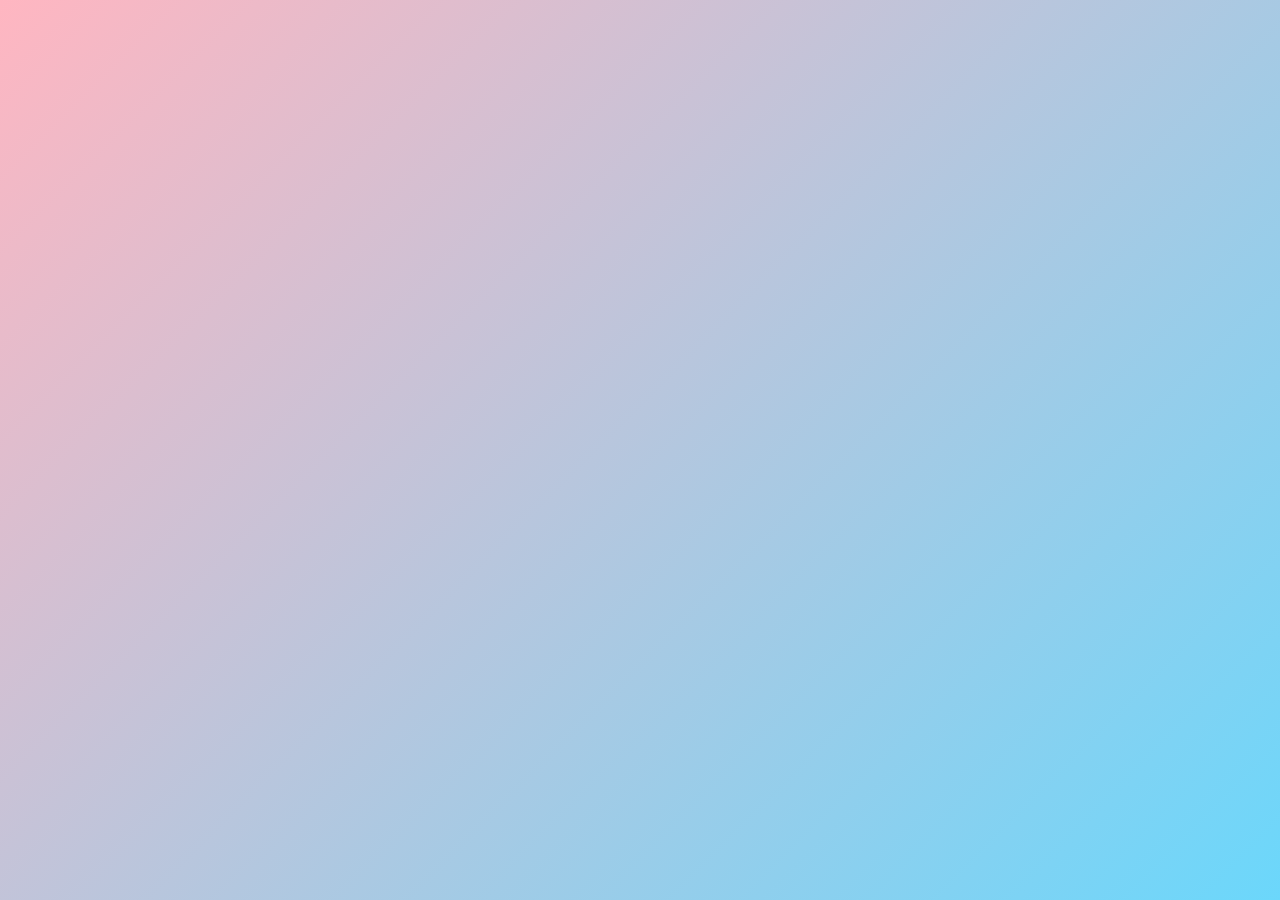
<file: index.html>
<!DOCTYPE html>
<html lang="en">
<head>
  <meta charset="UTF-8">
  <meta name="viewport" content="width=device-width, initial-scale=1.0">
  <title>Welcome to RoutineRise</title>
<style>
body {
  margin: 0;
  padding: 0;
  box-sizing: border-box;
  font-family: 'Poppins', sans-serif;
  background: linear-gradient(135deg, #FFB6C1, #6bd7fb);
  height: 100vh;
  display: flex;
  justify-content: center;
  align-items: center;
  text-align: center;
  opacity: 0;
  animation: fadeIn 3s forwards;
}

@keyframes fadeIn {
  to {
    opacity: 1;
  }
}

.splash-screen {
  position: fixed;
  top: 0;
  left: 0;
  width: 100%;
  height: 100vh;
  background: #FFB6C1;
  display: flex;
  justify-content: center;
  align-items: center;
  z-index: 1000;
  animation: zoomOut 2s forwards;
}

.splash-screen h1 {
  font-size: 2rem;
  font-family: 'Poppins', sans-serif;
  color: #6f0372;
}

@keyframes zoomOut {
  to {
    transform: scale(0);
    opacity: 0;
  }
}

.main-content {
  display: none;
  text-align: center;
  font-family: 'Poppins', sans-serif;
  background: linear-gradient(135deg, #FFB6C1, #6bd7fb);
  height: 100vh;
  display: flex;
  justify-content: center;
  align-items: center;
  text-align: center;
  opacity: 0;
  animation: fadeIn 3s forwards;
}

@keyframes fadeIn {
  to {
    opacity: 1;
  }
}

.logo-container h1 {
  font-size: 100px;
  font-weight: 700;
  color: #088bb6;
  margin-bottom: 150px;
}

.R {
  color: #f15a71;
}

.tagline p {
  font-size: 20px;
  color: #003366;
  margin-top: 20px;
  font-weight: bold;
  opacity: 0;
  animation: fadeInTagline 2s forwards 2s;
}

@keyframes fadeInTagline {
  to {
    opacity: 1;
  }
}
</style>
</head>
<body>
  
    <div class="logo-container">
        <h1>
            <span class="R">R</span>outine<span class="R">R</span>ise
        </h1>
    </div>
    <div class="tagline">
        <p>Your Journey to Productivity Starts Here!</p>
    </div>
    <script>
      window.addEventListener('load', () => {
  const splashScreen = document.querySelector('.splash-screen');
  const mainContent = document.querySelector('.main-content');

  setTimeout(() => {
    splashScreen.style.display = 'none';
    mainContent.style.display = 'flex';
  }, 2000);

  setTimeout(() => {
    window.location.href = 'main.html'; 
  }, 6000); 
});

    </script>
</body>
</html>
</file>
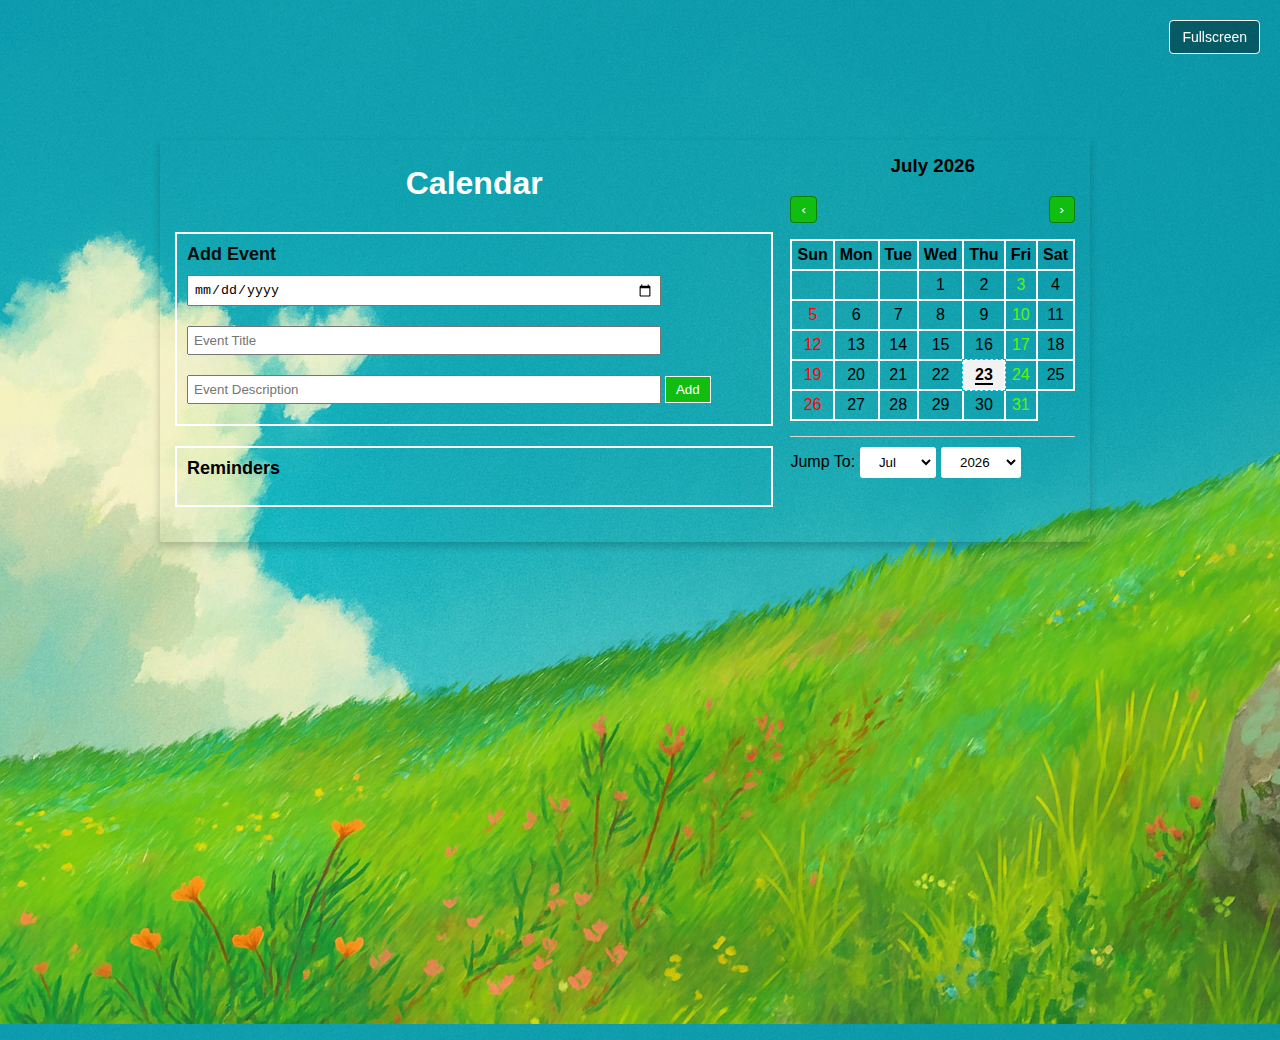
<file: calendar.html>
<!DOCTYPE html>
<html lang="en">

<head>
	<meta charset="UTF-8">
	<meta name="viewport"
		content="width=device-width, 
				initial-scale=1.0">
	<link rel="stylesheet" href="./calendar.css">
	<title>Calendar</title>
</head>

<body>
	<div class="wrapper">
		<div class="container-calendar">
			<div id="left">
				<h1>Calendar</h1>
				<div id="event-section">
					<h3>Add Event</h3>
					<input type="date" id="eventDate">
					<input type="text"
						id="eventTitle"
						placeholder="Event Title">
					<input type="text"
						id="eventDescription"
						placeholder="Event Description">
					<button id="addEvent" onclick="addEvent()">
						Add
					</button>
				</div>
				<div id="reminder-section">
					<h3>Reminders</h3>
					<ul id="reminderList">
						<li data-event-id="1">
							<strong>Event Title</strong>
							- Event Description on Event Date
							<button class="delete-event"
								onclick="deleteEvent(1)">
								Delete
							</button>
						</li>
					</ul>
				</div>
			</div>
			<div id="right">
				<h3 id="monthAndYear"></h3>
				<div class="button-container-calendar">
					<button id="previous"
							onclick="previous()">
						‹
					</button>
					<button id="next"
							onclick="next()">
						›
					</button>
				</div>
				<table class="table-calendar"
					id="calendar"
					data-lang="en">
					<thead id="thead-month"></thead>
					<tbody id="calendar-body"></tbody>
				</table>
				<div class="footer-container-calendar">
					<label for="month">Jump To: </label>
					<select id="month" onchange="jump()">
						<option value=0>Jan</option>
						<option value=1>Feb</option>
						<option value=2>Mar</option>
						<option value=3>Apr</option>
						<option value=4>May</option>
						<option value=5>Jun</option>
						<option value=6>Jul</option>
						<option value=7>Aug</option>
						<option value=8>Sep</option>
						<option value=9>Oct</option>
						<option value=10>Nov</option>
						<option value=11>Dec</option>
					</select>
					<select id="year" onchange="jump()"></select>
				</div>
			</div>
		</div>
	</div>
	  <button class="fullscreen-btn" id="fsBtn">Fullscreen</button>

	<script src="./calendar.js"></script>
</body>

</html>
</file>
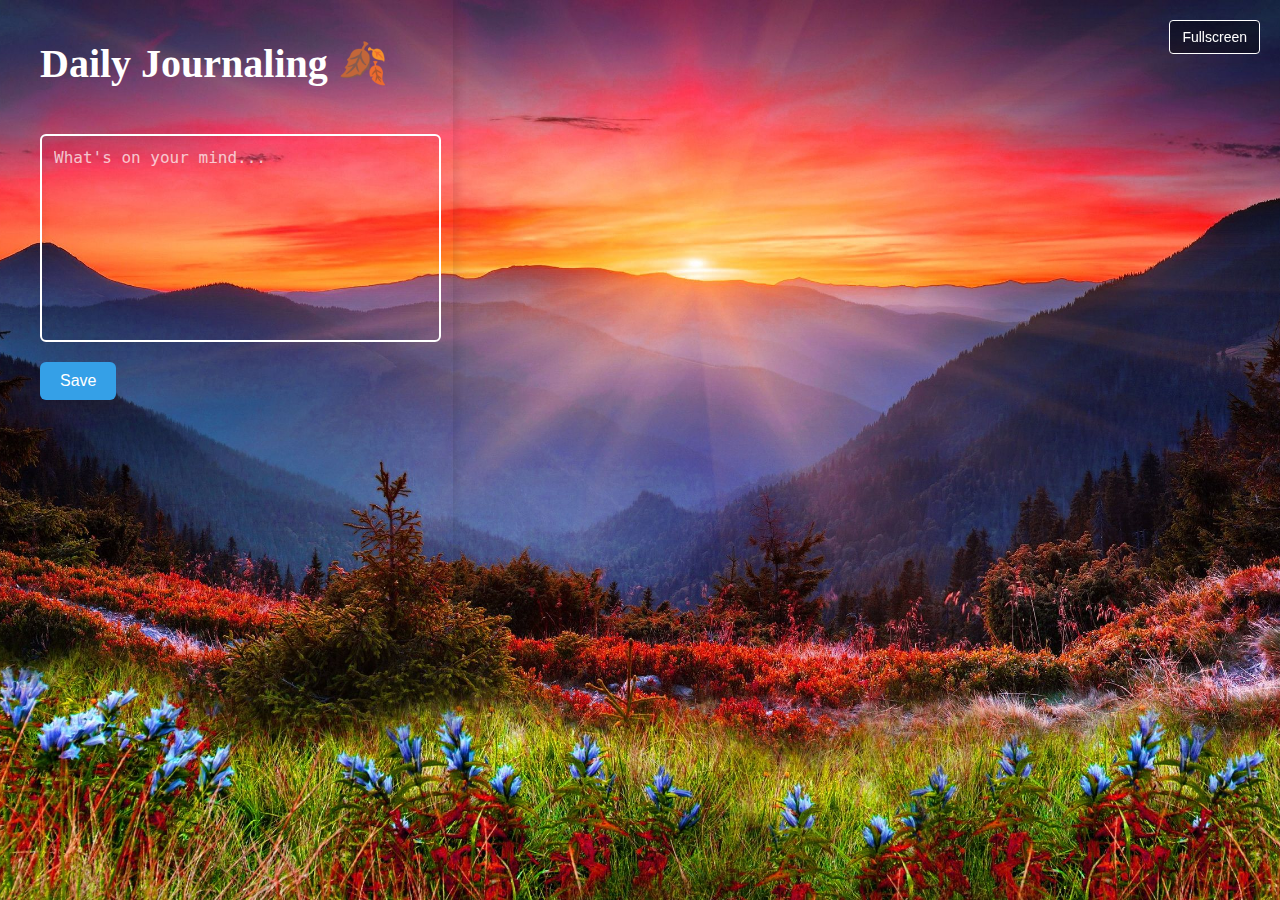
<file: daily-journal.html>
<!DOCTYPE html>
<html lang="en">
<head>
  <meta charset="UTF-8" />
  <meta name="viewport" content="width=device-width, initial-scale=1.0" />
  <title>Journaling</title>
  <style>
    body {
      margin: 0;
      font-family: "Georgia", serif;
      display: flex;
      height: 100vh;
      background: url("journal background.png") no-repeat center center fixed;
      background-size: cover;
      background-position: bottom top;
    }

    .left {
      flex: 1;
      padding: 40px;
      background: transparent;
      box-shadow: 4px 0 10px rgba(0, 0, 0, 0.1);
      display: flex;
      flex-direction: column;
      justify-content: flex-start;
      align-items: flex-start;
    }

    h1 {
      margin-top: 0;
      color: white;
      font-size: 40px;
    }

    textarea {
      width: 100%;
      height: 180px;
      margin: 20px 0;
      padding: 12px;
      font-size: 16px;
      border: 2px solid white;
      border-radius: 6px;
      resize: none;
      background: transparent;
      box-shadow: inset 2px 2px 6px rgba(0, 0, 0, 0.05);
      color: white;
      transition: all 0.3s ease;
      z-index: 1;
    }

    textarea.popup {
      position: fixed;
      top: 50%;
      left: 50%;
      transform: translate(-50%, -50%);
      width: 70%;
      height: 300px;
      background: rgba(0, 0, 0, 0.5);
      border: 2px solid white;
      z-index: 999;
    }

    textarea::placeholder {
      color: white;
      opacity: 0.7;
    }

    button {
      padding: 10px 20px;
      background: #35a0e7;
      color: white;
      font-size: 16px;
      border: none;
      border-radius: 6px;
      cursor: pointer;
      transition: 0.3s;
    }

    button:hover {
      background: #2ca0ed;
    }

    .right {
      flex: 2;
      padding: 40px;
      overflow-y: auto;
      display: flex;
      flex-wrap: wrap;
      gap: 20px;
      justify-content: center;
      align-items: flex-start;
    }

    .entry {
      background: transparent;
      width: 500px;
      height: 280px;
      padding: 20px;
      border-radius: 8px;
      box-shadow: 0 4px 20px rgba(0, 0, 0, 0.15);
      text-align: left;
      display: flex;
      flex-direction: column;
      justify-content: flex-start;
    }

    .date {
      display: flex;
      justify-content: space-between;
      align-items: center;
      font-size: 14px;
      font-weight: bold;
      color: white;
      margin-bottom: 12px;
      border-bottom: 1px solid #ddd;
      padding-bottom: 6px;
    }

    .delete-btn {
      background: transparent;
      border: none;
      color: white;
      font-size: 14px;
      cursor: pointer;
      font-weight: bold;
      transition: 0.2s;
    }

    .delete-btn:hover {
      color: white;
    }

    .content {
      font-size: 15px;
      color: white;
      line-height: 1.4;
      white-space: pre-wrap;
      word-break: break-word;
      overflow: hidden;
      text-overflow: ellipsis;
      max-width: 100%;
      max-height: 100%;
      display: block;
    }

    .fullscreen-btn {
      position: fixed;
      top: 20px;
      right: 20px;
      padding: 8px 12px;
      background: rgba(0, 0, 0, 0.4);
      border: 1px solid white;
      border-radius: 4px;
      color: white;
      cursor: pointer;
      font-size: 14px;
      z-index: 1000;
      transition: background 0.3s;
    }

    .fullscreen-btn:hover {
      background: rgba(0, 0, 0, 0.6);
    }
  </style>
</head>
<body>
  <div class="left">
    <h1>Daily Journaling 🍂</h1>
    <textarea id="journalInput" placeholder="What's on your mind..."></textarea>
    <button onclick="saveEntry()">Save</button>
  </div>

  <div class="right" id="entries"></div>

  <button class="fullscreen-btn" id="fsBtn">Fullscreen</button>

  <script>
    function saveEntry() {
      let text = document.getElementById("journalInput").value.trim();
      if (text === "") {
        alert("Please write something before saving!");
        return;
      }

      let today = new Date();
      let dateStr = today.toLocaleDateString("en-GB", {
        day: "2-digit",
        month: "2-digit",
        year: "numeric"
      });

      let entryDiv = document.createElement("div");
      entryDiv.classList.add("entry");

      let dateDiv = document.createElement("div");
      dateDiv.classList.add("date");

      let dateText = document.createElement("span");
      dateText.textContent = "Date: " + dateStr;

      let deleteBtn = document.createElement("button");
      deleteBtn.textContent = "Delete";
      deleteBtn.classList.add("delete-btn");
      deleteBtn.onclick = () => entryDiv.remove();

      dateDiv.appendChild(dateText);
      dateDiv.appendChild(deleteBtn);

      let contentDiv = document.createElement("div");
      contentDiv.classList.add("content");
      contentDiv.textContent = text;

      entryDiv.appendChild(dateDiv);
      entryDiv.appendChild(contentDiv);

      document.getElementById("entries").prepend(entryDiv);

      document.getElementById("journalInput").value = "";
    }

    let textarea = document.getElementById("journalInput");
    textarea.addEventListener("focus", () => {
      textarea.classList.add("popup");
    });
    textarea.addEventListener("blur", () => {
      textarea.classList.remove("popup");
    });

    const fsBtn = document.getElementById("fsBtn");

    fsBtn.addEventListener("click", () => {
      if (!document.fullscreenElement && !document.webkitFullscreenElement && !document.msFullscreenElement) {
        if (document.documentElement.requestFullscreen) {
          document.documentElement.requestFullscreen();
        } else if (document.documentElement.webkitRequestFullscreen) {
          document.documentElement.webkitRequestFullscreen();
        } else if (document.documentElement.msRequestFullscreen) {
          document.documentElement.msRequestFullscreen();
        }
        fsBtn.textContent = "Exit";
      } else {
        if (document.exitFullscreen) {
          document.exitFullscreen();
        } else if (document.webkitExitFullscreen) {
          document.webkitExitFullscreen();
        } else if (document.msExitFullscreen) {
          document.msExitFullscreen();
        }
        fsBtn.textContent = "Fullscreen";
      }
    });

    document.addEventListener("fullscreenchange", () => {
      if (document.fullscreenElement) {
        fsBtn.textContent = "Exit";
      } else {
        fsBtn.textContent = "Fullscreen";
      }
    });
    document.addEventListener("webkitfullscreenchange", () => {
      if (document.webkitFullscreenElement) {
        fsBtn.textContent = "Exit";
      } else {
        fsBtn.textContent = "Fullscreen";
      }
    });
    document.addEventListener("msfullscreenchange", () => {
      if (document.msFullscreenElement) {
        fsBtn.textContent = "Exit";
      } else {
        fsBtn.textContent = "Fullscreen";
      }
    });
  </script>
</body>
</html>
</file>
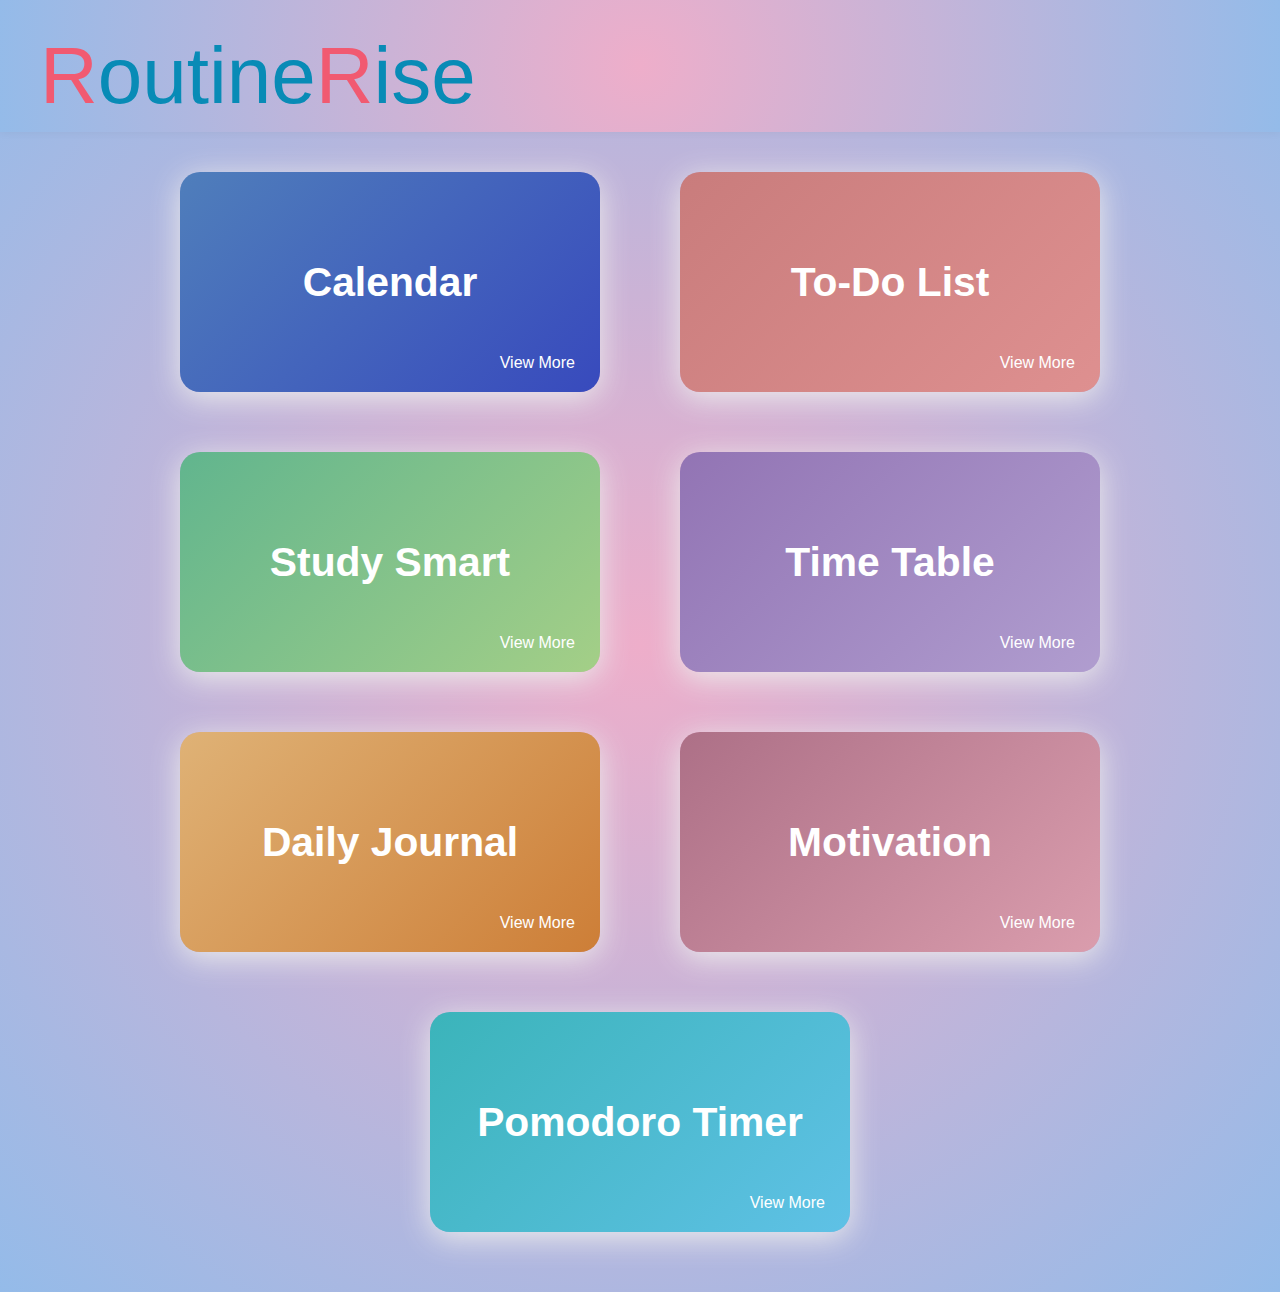
<file: main.html>
<!DOCTYPE html>
<html lang="en">
<head>
  <meta charset="UTF-8">
  <meta name="viewport" content="width=device-width, initial-scale=1.0">
  <title>RoutineRise Dashboard</title>
  <style>
    body {
      margin: 0;
      font-family: 'Segoe UI', Arial, sans-serif;
      background: #EEAECA;
      background: radial-gradient(circle, rgba(238, 174, 202, 1) 0%, rgba(148, 187, 233, 1) 100%);
    }
    .container {
      display: flex;
      justify-content: space-between;
      align-items: center;
      padding: 30px 40px 10px 40px;
      background: #EEAECA;
      background: radial-gradient(circle, rgba(238, 174, 202, 1) 0%, rgba(148, 187, 233, 1) 100%);
      box-shadow: 0 2px 8px rgba(0,0,0,0.04);
    }
    .logo {
      font-size: 2rem;
      font-weight: 700;
      color: #38aa7c;
    }
    .profile-menu {
      position: relative;
    }
    #profileBtn {
      background: #eee;
      border: none;
      font-size: 1rem;
      padding: 8px 22px;
      border-radius: 20px;
      cursor: pointer;
    }
    .dropdown {
      display: none;
      position: absolute;
      right: 0;
      background: #fff;
      min-width: 160px;
      box-shadow: 0 2px 14px rgba(0,0,0,0.15);
      border-radius: 9px;
      z-index: 1;
    }
    .dropdown a {
      color: #333;
      padding: 12px 25px;
      text-decoration: none;
      display: block;
      transition: background .2s;
    }
    .dropdown a:hover { background: #eee; }
    main {
      display: flex;
      flex-direction: column;
      align-items: center;
      margin-top: 40px;
    }
    .box-row {
      display: flex;
      gap: 80px;
      margin-bottom: 60px;
      justify-content: center;
    }
    .box-row.single {
      justify-content: center;
    }
    .box {
    height: 220px;
    width: 420px;
    border-radius: 20px;
    display: flex;
    flex-direction: column;
    align-items: center;
    justify-content: center;
    box-shadow: 0 6px 30px #ececec;
    color: #fff;
    font-size: 1.7rem;
    position: relative;
    cursor: pointer;
    user-select: none;
    transition: transform 0.3s ease, box-shadow 0.3s ease;
    }

    .box:hover {
    transform: scale(1.06) translateY(-6px);
    box-shadow: 0 12px 40px rgba(0, 0, 0, 0.1);
    }

    
    .box.active {
    box-shadow: 0 18px 50px #84e2bf;
    }

    .box-blue    { background: linear-gradient(135deg, #4f7ebb, #384abd);}
    .box-red     { background: linear-gradient(135deg, #c97c7c, #de9090);}
    .box-green   { background: linear-gradient(135deg, #61b58e, #a4cf87);}
    .box-purple  { background: linear-gradient(135deg, #9274b4, #b09dcf);}
    .box-orange  { background: linear-gradient(135deg, #dfb276, #cd7e37);}
    .box-pink    { background: linear-gradient(135deg, #ad7087, #da9dad);}
    .box-teal    { background: linear-gradient(135deg, #3bb4ba, #5fc1e6);}
   .view-more {
        position: absolute;
        bottom: 15px;
        right: 15px;
        font-size: 1rem;
        color: #fff;
        background: transparent;
        padding: 5px 10px;
        border-radius: 5px;
        cursor: pointer;
        transition: background 0.3s;
        text-decoration: none;
        border: none;
    }
        .view-more:hover {
        background: transparent;
        text-decoration: underline;
    }

    .modal {
      display: none;
      position: fixed;
      z-index: 999;
      left: 0; top: 0;
      width: 100%; height: 100%;
      background: rgba(0,0,0,0.3);
      align-items: center;
      justify-content: center;
    }
    .modal-content {
      background: #fff;
      margin: 15% auto;
      padding: 28px 32px;
      border-radius: 16px;
      width: 340px;
      color: #333;
      position: relative;
      box-shadow: 0 2px 20px #ccc;
    }
    .close {
      position: absolute;
      right: 20px;
      top: 15px;
      font-size: 2rem;
      cursor: pointer;
    }
    a {
    text-decoration: none;
    color: inherit;
 }
 .logo-container h1 {
  font-size: 80px;
  font-weight: 500;
  color: #088bb6;
  margin-top: 0%;
  margin-bottom: 0%;
}

.R {
  color: #f15a71;   
}

  </style>
</head>
<body>
    <div class="container">
     <div class="logo-container">
        <h1>
            <span class="R">R</span>outine<span class="R">R</span>ise
        </h1>
    </div>
   
    </div>

  <main>
    <div class="box-row">
      <a href="calendar.html" target="_blank" rel="noopener noreferrer">
        <div class="box box-blue">
          <h2>Calendar</h2>
          <span class="view-more">View More</span>
        </div>
      </a>
      <a href="to-do-list.html" target="_blank" rel="noopener noreferrer">
        <div class="box box-red">
          <h2>To-Do List</h2>
          <span class="view-more">View More</span>
        </div>
      </a>
    </div>
    <div class="box-row">
      <a href="study-smart.html" target="_blank" rel="noopener noreferrer">
        <div class="box box-green">
          <h2>Study Smart</h2>
          <span class="view-more">View More</span>
        </div>
      </a>
      <a href="time-table.html" target="_blank" rel="noopener noreferrer">
        <div class="box box-purple">
          <h2>Time Table</h2>
          <span class="view-more">View More</span>
        </div>
      </a>
    </div>
    <div class="box-row">
      <a href="daily-journal.html" target="_blank" rel="noopener noreferrer">
        <div class="box box-orange">
          <h2>Daily Journal</h2>
          <span class="view-more">View More</span>
        </div>
      </a>
      <a href="motivation.html" target="_blank" rel="noopener noreferrer">
        <div class="box box-pink">
          <h2>Motivation</h2>
          <span class="view-more">View More</span>
        </div>
      </a>
    </div>
    <div class="box-row single">
      <a href="pomodoro-timer.html" target="_blank" rel="noopener noreferrer">
        <div class="box box-teal">
          <h2>Pomodoro Timer</h2>
          <span class="view-more">View More</span>
        </div>
      </a>
    </div>
  </main>
    
</body>
</html>
</file>
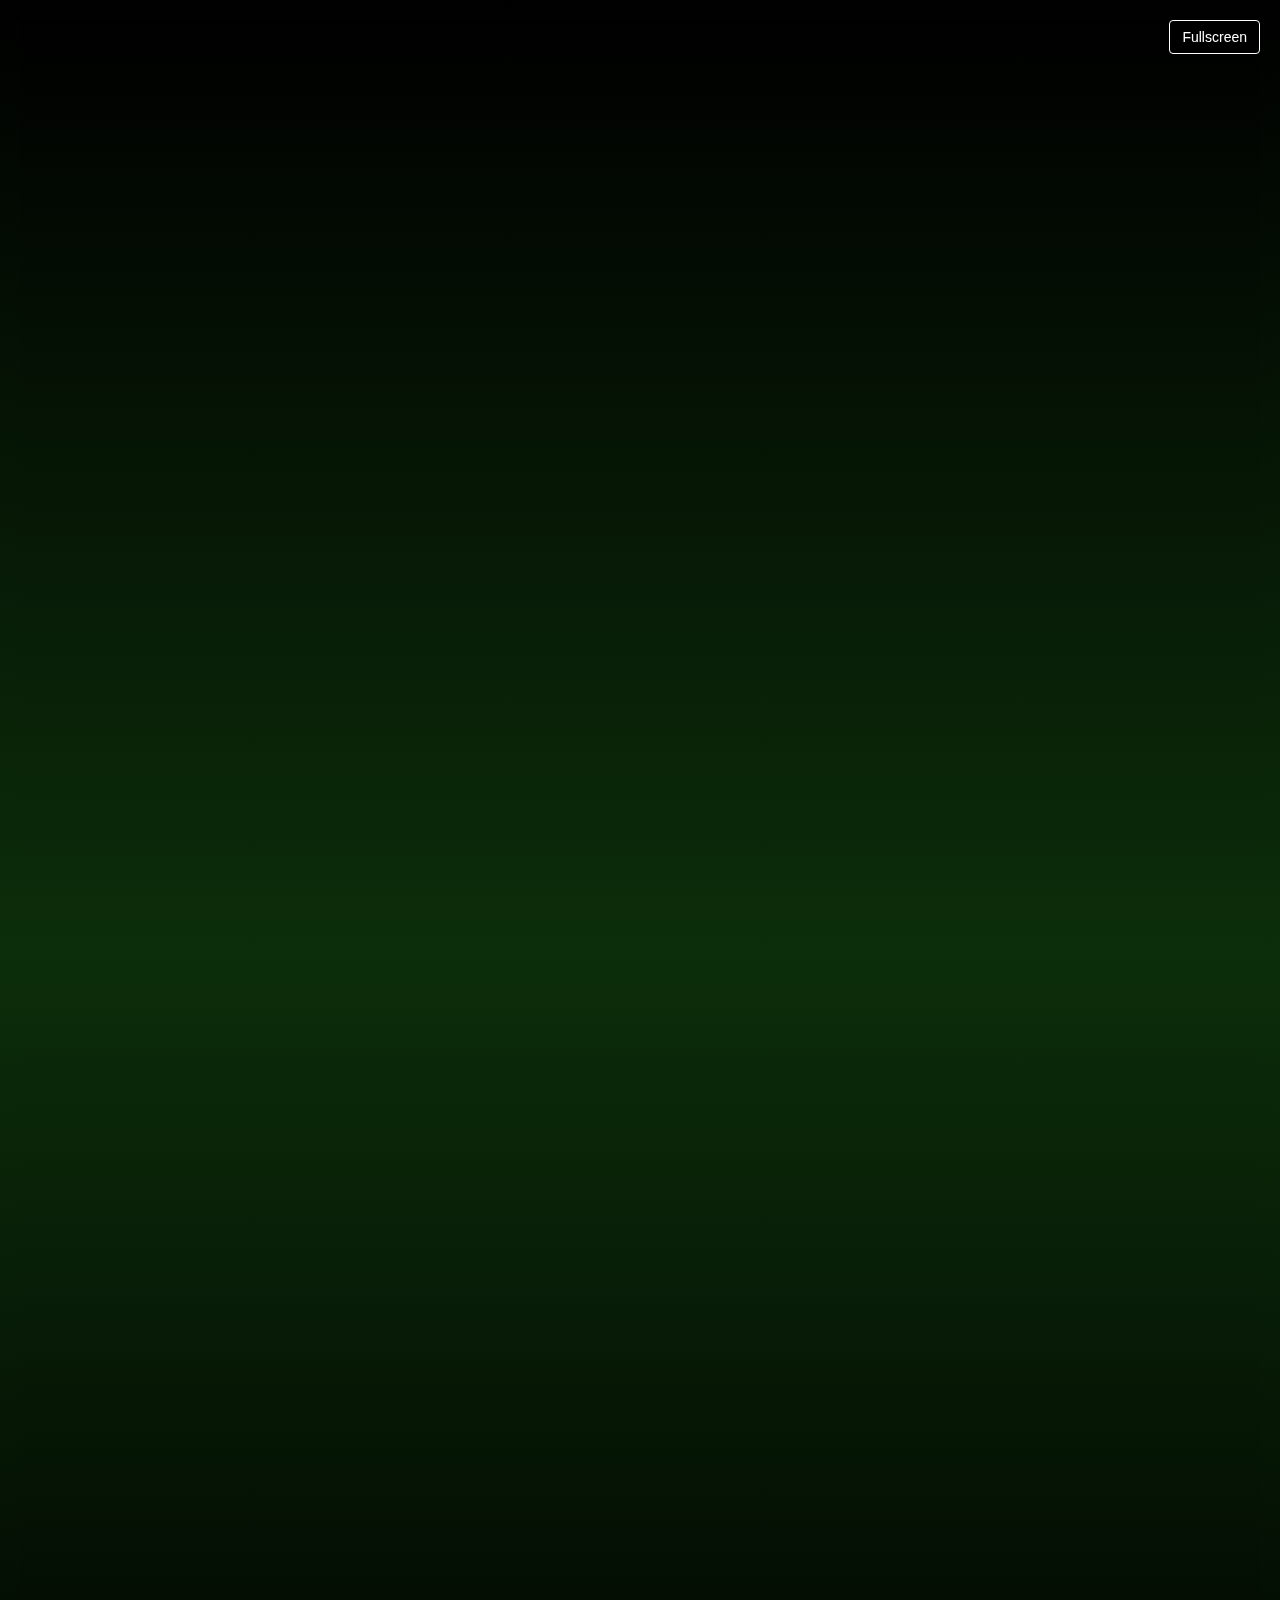
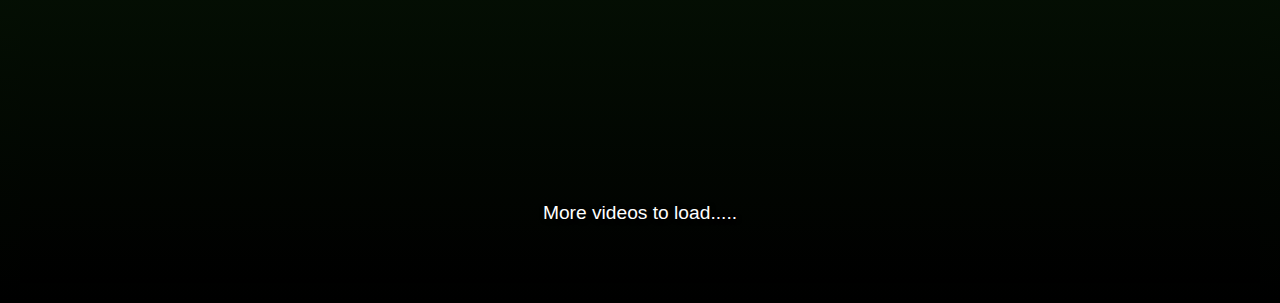
<file: motivation.html>
<!DOCTYPE html>
<html>
<head>
    <meta charset="UTF-8">
    <meta name="viewport" content="width=device-width, initial-scale=1.0">
    <title>Motivational Videos</title>
    <style>
        html, body {
            background: linear-gradient(black, #0c2e0a, black);
            color: white;
            font-family: Arial, sans-serif;
            margin: 0;
            padding: 20px;
            overflow-x: hidden;
        }

        

        .motivation {
            display: grid;
            grid-template-columns: repeat(3, 1fr); 
            gap: 70px; 
            justify-content: space-between; 
            opacity: 0;
            animation: fadeIn 3s forwards;
            margin-top: 90px;
            margin-left: 68px;
            margin-right: 68px;
        }

        
        .video-wrapper {
            position: relative;
            width: 100%;
            padding-top: 56.25%; 
        }

        .video-wrapper iframe {
            position: absolute;
            top: 0;
            left: 0;
            width: 100%;
            height: 100%;
            border: 3px solid rgb(64, 178, 7);
            border-radius: 10px;
            transition: transform 0.3s ease; 

        }
        .video-wrapper iframe:hover {
        transform: scale(1.10); 
        }

        @keyframes fadeIn {
            to {
                opacity: 1;
            }
        }

        @media (max-width: 1024px) {
            .motivation {
                grid-template-columns: repeat(2, 1fr); 
            }
        }

        @media (max-width: 600px) {
            .motivation {
                grid-template-columns: 1fr; 
            }
        }
    .fullscreen-btn {
      position: fixed;
      top: 20px;
      right: 20px;
      padding: 8px 12px;
      background: rgba(0, 0, 0, 0.4);
      border: 1px solid white;
      border-radius: 4px;
      color: white;
      cursor: pointer;
      font-size: 14px;
      z-index: 1000;
      transition: background 0.3s;
    }

    .fullscreen-btn:hover {
      background: rgba(0, 0, 0, 0.6);
    }
   footer {
    margin: 0; 
    font-size: 1.2em;
    color: white;
    text-shadow: 1px 1px 5px rgba(0,0,0,0.5);
    text-align: center;       
    display: flex;            
    justify-content: center;  
    align-items: center;      
    height: 100px;           
}

    </style>
</head>
<body>
    <div class="motivation">
        <div class="video-wrapper"><iframe src="https://www.youtube.com/embed/eVFzbxmKNUw" allowfullscreen></iframe></div>
        <div class="video-wrapper"><iframe src="https://www.youtube.com/embed/1xOVTXz6HTg" allowfullscreen></iframe></div>
        <div class="video-wrapper"><iframe src="https://www.youtube.com/embed/MDjXpqmRdsE?si=8qWdz7MfCQgrrUPn" allowfullscreen></iframe></div>
        <div class="video-wrapper"><iframe src="https://www.youtube.com/embed/tbnzAVRZ9Xc" allowfullscreen></iframe></div>
        <div class="video-wrapper"><iframe src="https://www.youtube.com/embed/ej41evyikMo" allowfullscreen></iframe></div>
        <div class="video-wrapper"><iframe src="https://www.youtube.com/embed/XQFsva8fi9k" allowfullscreen></iframe></div>
        <div class="video-wrapper"><iframe src="https://www.youtube.com/embed/8jPQjjsBbIc" allowfullscreen></iframe></div>
        <div class="video-wrapper"><iframe src="https://www.youtube.com/embed/9aRIwxhghs4" allowfullscreen></iframe></div>
        <div class="video-wrapper"><iframe src="https://www.youtube.com/embed/fkOMupkw5D8" allowfullscreen></iframe></div>
        <div class="video-wrapper"><iframe src="https://www.youtube.com/embed/cfzLFXNchAs" allowfullscreen></iframe></div>
        <div class="video-wrapper"><iframe src="https://www.youtube.com/embed/BLBRRNwMZNE" allowfullscreen></iframe></div>
        <div class="video-wrapper"><iframe src="https://www.youtube.com/embed/gN07gbipMoY" allowfullscreen></iframe></div>
        <div class="video-wrapper"><iframe src="https://www.youtube.com/embed/4JRrAe-xz44" allowfullscreen></iframe></div>
        <div class="video-wrapper"><iframe src="https://www.youtube.com/embed/d9gwmyPMByM" allowfullscreen></iframe></div>
        <div class="video-wrapper"><iframe src="https://www.youtube.com/embed/U5HvuKEjH6g" allowfullscreen></iframe></div>
        <div class="video-wrapper"><iframe src="https://www.youtube.com/embed/Tuw8hxrFBH8" allowfullscreen></iframe></div>
        <div class="video-wrapper"><iframe src="https://www.youtube.com/embed/7zlUGps9kjg" allowfullscreen></iframe></div>
        <div class="video-wrapper"><iframe src="https://www.youtube.com/embed/mxURe-EUmAs?si=NnrHtiorNPLQcrW1" allowfullscreen></iframe></div>
        <div class="video-wrapper"><iframe src="https://www.youtube.com/embed/KzKoEogT5zc?si=Q_gj_JGTJ8Bk0SNT" allowfullscreen></iframe></div>
        <div class="video-wrapper"><iframe src="https://www.youtube.com/embed/cWdrnvZ1S7Y?si=V7fj1mVoADKMOi6M" allowfullscreen></iframe></div>
    </div>
      <button class="fullscreen-btn" id="fsBtn">Fullscreen</button>
      <footer>More videos to load.....</footer>
    <script>
    const fsBtn = document.getElementById("fsBtn");

    fsBtn.addEventListener("click", () => {
      if (!document.fullscreenElement && !document.webkitFullscreenElement && !document.msFullscreenElement) {
        if (document.documentElement.requestFullscreen) {
          document.documentElement.requestFullscreen();
        } else if (document.documentElement.webkitRequestFullscreen) {
          document.documentElement.webkitRequestFullscreen();
        } else if (document.documentElement.msRequestFullscreen) {
          document.documentElement.msRequestFullscreen();
        }
        fsBtn.textContent = "Exit";
      } else {
        if (document.exitFullscreen) {
          document.exitFullscreen();
        } else if (document.webkitExitFullscreen) {
          document.webkitExitFullscreen();
        } else if (document.msExitFullscreen) {
          document.msExitFullscreen();
        }
        fsBtn.textContent = "Fullscreen";
      }
    });

    document.addEventListener("fullscreenchange", () => {
      if (document.fullscreenElement) {
        fsBtn.textContent = "Exit";
      } else {
        fsBtn.textContent = "Fullscreen";
      }
    });
    document.addEventListener("webkitfullscreenchange", () => {
      if (document.webkitFullscreenElement) {
        fsBtn.textContent = "Exit";
      } else {
        fsBtn.textContent = "Fullscreen";
      }
    });
    document.addEventListener("msfullscreenchange", () => {
      if (document.msFullscreenElement) {
        fsBtn.textContent = "Exit";
      } else {
        fsBtn.textContent = "Fullscreen";
      }
    });

    </script>
</body>
</html>
</file>
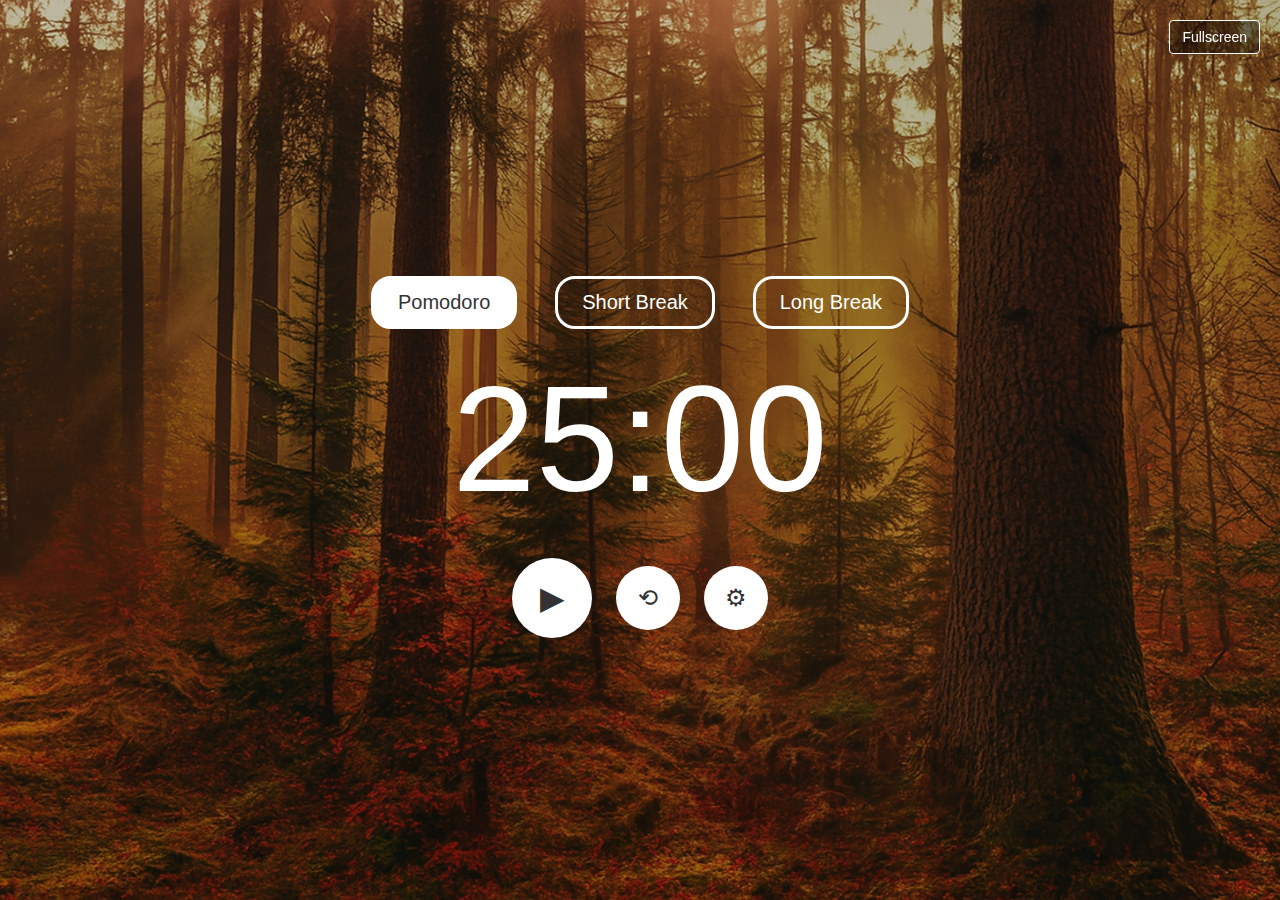
<file: pomodoro-timer.html>
<!DOCTYPE html>
<html lang="en">
<head>
  <meta charset="utf-8" />
  <meta name="viewport" content="width=device-width, initial-scale=1" />
  <title>Pomodoro Timer</title>
  <style>
    * {
      box-sizing: border-box;
    }
    body, html {
      margin: 0;
      padding: 0;
      height: 100%;
      width: 100%;
      font-family: Arial, sans-serif;
    }
    body {
      background-image: url("create the background1.png");
      background-repeat: no-repeat;
      background-position: center center;
      background-attachment: fixed;
      background-size: cover;
      display: flex;  
      justify-content: center;
      align-items: center;
      color: white;
      overflow: hidden;
      position: relative;
      text-align: center;
      font-size: 50px;
      user-select: none;

    }
    .overlay {
      position: absolute;
      inset: 0;
      background: transparent;
      opacity: 0;
      pointer-events: none;
      transition: opacity 0.3s;
    }
    .overlay.show {
      opacity: 1;
      pointer-events: auto;
    }
    .timer-container {
      position: relative;
      z-index: 2;
      text-align: center;
      padding: 24px;
      background: transparent;  
      border-radius: 12px;
    }
    .mode-buttons {
      margin-bottom: 24px;
    }
    .mode-buttons button {
      background: transparent;
      color: white;
      border: 3px solid white;
      border-radius: 20px;
      padding: 12px 24px;
      margin: 0 12px;
      cursor: pointer;
      font-size: 20px;
    }
    .mode-buttons button.active {
      background: white;
      color: #333;
    }
    .time-display {
      font-size: 150px;
      margin-bottom: 32px;
    }
    .controls {
      display: flex;
      justify-content: center;
      gap: 24px;
      align-items: center;
    }
    .controls button {
      background: white;
      border: none;
      color: #333;
      border-radius: 50%;
      width: 80px;
      height: 80px;
      font-size: 32px;
      cursor: pointer;
    }
    .controls .small-btn {
      width: 64px;
      height: 64px;
      font-size: 24px;
    }
    .modal-settings {
      position: fixed;
      inset: 0;
      display: flex;
      justify-content: center;
      align-items: center;
      background: rgba(0,0,0,0.6);
      opacity: 0;
      pointer-events: none;
      transition: opacity 0.3s;
      z-index: 10;
    }
    .modal-settings.show {
      opacity: 1;
      pointer-events: auto;
    }
    .settings-card {
      background: #222;
      padding: 32px;
      border-radius: 8px;
      width: 90%;
      max-width: 450px;
      color: white;
    }
    .settings-card h2 {
      margin-top: 0;
      font-size: 28px;
    }
    .settings-card .form-group {
      margin-bottom: 20px;
      text-align: left;
    }
    .settings-card label {
      display: block;
      margin-bottom: 6px;
      font-size: 18px;
    }
    .settings-card input[type="number"] {
      width: 100%;
      padding: 12px;
      border: 1px solid #555;
      border-radius: 4px;
      background: #333;
      color: white;
      font-size: 18px;
    }
    .settings-actions {
      display: flex;
      justify-content: flex-end;
      gap: 16px;
    }
    .settings-actions button {
      padding: 10px 20px;
      border: none;
      border-radius: 4px;
      cursor: pointer;
      font-size: 18px;
    }
    .settings-actions .btn-cancel {
      background: #555;
      color: white;
    }
    .settings-actions .btn-save {
      background: #0a84ff;
      color: white;
    }
    .fullscreen-btn {
      position: fixed;
      top: 20px;
      right: 20px;
      padding: 8px 12px;
      background: rgba(0, 0, 0, 0.4);
      border: 1px solid white;
      border-radius: 4px;
      color: white;
      cursor: pointer;
      font-size: 14px;
      z-index: 1000;
      transition: background 0.3s;
    }

    .fullscreen-btn:hover {
      background: rgba(0, 0, 0, 0.6);
    }
  </style>
</head>
<body>
  <div class="overlay" id="overlay"></div>
  <div class="timer-container">
    <div class="mode-buttons">
      <button data-mode="pomodoro" class="active">Pomodoro</button>
      <button data-mode="short">Short Break</button>
      <button data-mode="long">Long Break</button>
    </div>
    <div class="time-display" id="timeDisplay">25:00</div>
    <div class="controls">
      <button id="startPause">▶</button>
      <button class="small-btn" id="resetBtn">⟲</button>
      <button class="small-btn" id="settingsBtn">⚙</button>
    </div>
  </div>

  <div class="modal-settings" id="settingsModal">
    <div class="settings-card">
      <h2>Timer Settings</h2>
      <div class="form-group">
        <label for="pomodoroMin">Pomodoro (minutes)</label>
        <input type="number" id="pomodoroMin" min="1" />
      </div>
      <div class="form-group">
        <label for="shortBreakMin">Short Break (minutes)</label>
        <input type="number" id="shortBreakMin" min="1" />
      </div>
      <div class="form-group">
        <label for="longBreakMin">Long Break (minutes)</label>
        <input type="number" id="longBreakMin" min="1" />
      </div>
      <div class="settings-actions">
        <button class="btn-cancel" id="cancelSettings">Cancel</button>
        <button class="btn-save" id="saveSettings">Save</button>
      </div>
    </div>
  </div>
    <button class="fullscreen-btn" id="fsBtn">Fullscreen</button>
  

  <script>
    const DEFAULT = {
      pomodoro: 25 * 60,
      short: 5 * 60,
      long: 15 * 60
    };

    function loadDurations() {
      const stored = localStorage.getItem('pomodoroSettings');
      if (stored) {
        try {
          const obj = JSON.parse(stored);
          return {
            pomodoro: obj.pomodoro || DEFAULT.pomodoro,
            short: obj.short || DEFAULT.short,
            long: obj.long || DEFAULT.long
          };
        } catch (e) {
          return { ...DEFAULT };
        }
      }
      return { ...DEFAULT };
    }

    let durations = loadDurations();
    let currentMode = 'pomodoro';
    let remaining = durations[currentMode];
    let timerInterval = null;
    let isRunning = false;

    const timeDisplay = document.getElementById('timeDisplay');
    const modeButtons = document.querySelectorAll('.mode-buttons button');
    const startPauseBtn = document.getElementById('startPause');
    const resetBtn = document.getElementById('resetBtn');
    const settingsBtn = document.getElementById('settingsBtn');

    const settingsModal = document.getElementById('settingsModal');
    const overlay = document.getElementById('overlay');
    const pomodoroMin = document.getElementById('pomodoroMin');
    const shortBreakMin = document.getElementById('shortBreakMin');
    const longBreakMin = document.getElementById('longBreakMin');
    const cancelSettings = document.getElementById('cancelSettings');
    const saveSettings = document.getElementById('saveSettings');

    function formatTime(sec) {
      const m = Math.floor(sec / 60).toString().padStart(2, '0');
      const s = (sec % 60).toString().padStart(2, '0');
      return `${m}:${s}`;
    }

    function updateDisplay() {
      timeDisplay.textContent = formatTime(remaining);
    }

    function switchMode(mode) {
      currentMode = mode;
      remaining = durations[mode];
      updateDisplay();
      modeButtons.forEach(b => b.classList.toggle('active', b.dataset.mode === mode));
      stopTimer();
    }

    function startTimer() {
      if (isRunning) return;
      isRunning = true;
      startPauseBtn.textContent = '❚❚';
      timerInterval = setInterval(() => {
        if (remaining > 0) {
          remaining--;
          updateDisplay();
        } else {
          stopTimer();
        }
      }, 1000);
    }

    function stopTimer() {
      if (timerInterval) clearInterval(timerInterval);
      timerInterval = null;
      isRunning = false;
      startPauseBtn.textContent = '▶';
    }

    modeButtons.forEach(b => {
      b.addEventListener('click', () => switchMode(b.dataset.mode));
    });
    startPauseBtn.addEventListener('click', () => {
      if (isRunning) stopTimer();
      else startTimer();
    });
    resetBtn.addEventListener('click', () => {
      stopTimer();
      remaining = durations[currentMode];
      updateDisplay();
    });

    settingsBtn.addEventListener('click', openSettings);
    cancelSettings.addEventListener('click', closeSettings);
    overlay.addEventListener('click', closeSettings);

    function openSettings() {
      pomodoroMin.value = Math.floor(durations.pomodoro / 60);
      shortBreakMin.value = Math.floor(durations.short / 60);
      longBreakMin.value = Math.floor(durations.long / 60);
      settingsModal.classList.add('show');
      overlay.classList.add('show');
    }
    function closeSettings() {
      settingsModal.classList.remove('show');
      overlay.classList.remove('show');
    }

    saveSettings.addEventListener('click', () => {
      const p = parseInt(pomodoroMin.value, 10);
      const s = parseInt(shortBreakMin.value, 10);
      const l = parseInt(longBreakMin.value, 10);
      if (p > 0) durations.pomodoro = p * 60;
      if (s > 0) durations.short = s * 60;
      if (l > 0) durations.long = l * 60;
      localStorage.setItem('pomodoroSettings', JSON.stringify(durations));
      closeSettings();
      remaining = durations[currentMode];
      updateDisplay();
    });

    switchMode('pomodoro');
    updateDisplay();
    const fsBtn = document.getElementById("fsBtn");

    fsBtn.addEventListener("click", () => {
      if (!document.fullscreenElement && !document.webkitFullscreenElement && !document.msFullscreenElement) {
        if (document.documentElement.requestFullscreen) {
          document.documentElement.requestFullscreen();
        } else if (document.documentElement.webkitRequestFullscreen) {
          document.documentElement.webkitRequestFullscreen();
        } else if (document.documentElement.msRequestFullscreen) {
          document.documentElement.msRequestFullscreen();
        }
        fsBtn.textContent = "Exit";
      } else {
        if (document.exitFullscreen) {
          document.exitFullscreen();
        } else if (document.webkitExitFullscreen) {
          document.webkitExitFullscreen();
        } else if (document.msExitFullscreen) {
          document.msExitFullscreen();
        }
        fsBtn.textContent = "Fullscreen";
      }
    });

    document.addEventListener("fullscreenchange", () => {
      if (document.fullscreenElement) {
        fsBtn.textContent = "Exit";
      } else {
        fsBtn.textContent = "Fullscreen";
      }
    });
    document.addEventListener("webkitfullscreenchange", () => {
      if (document.webkitFullscreenElement) {
        fsBtn.textContent = "Exit";
      } else {
        fsBtn.textContent = "Fullscreen";
      }
    });
    document.addEventListener("msfullscreenchange", () => {
      if (document.msFullscreenElement) {
        fsBtn.textContent = "Exit";
      } else {
        fsBtn.textContent = "Fullscreen";
      }
    });
  </script>
</body>
</html>
</file>
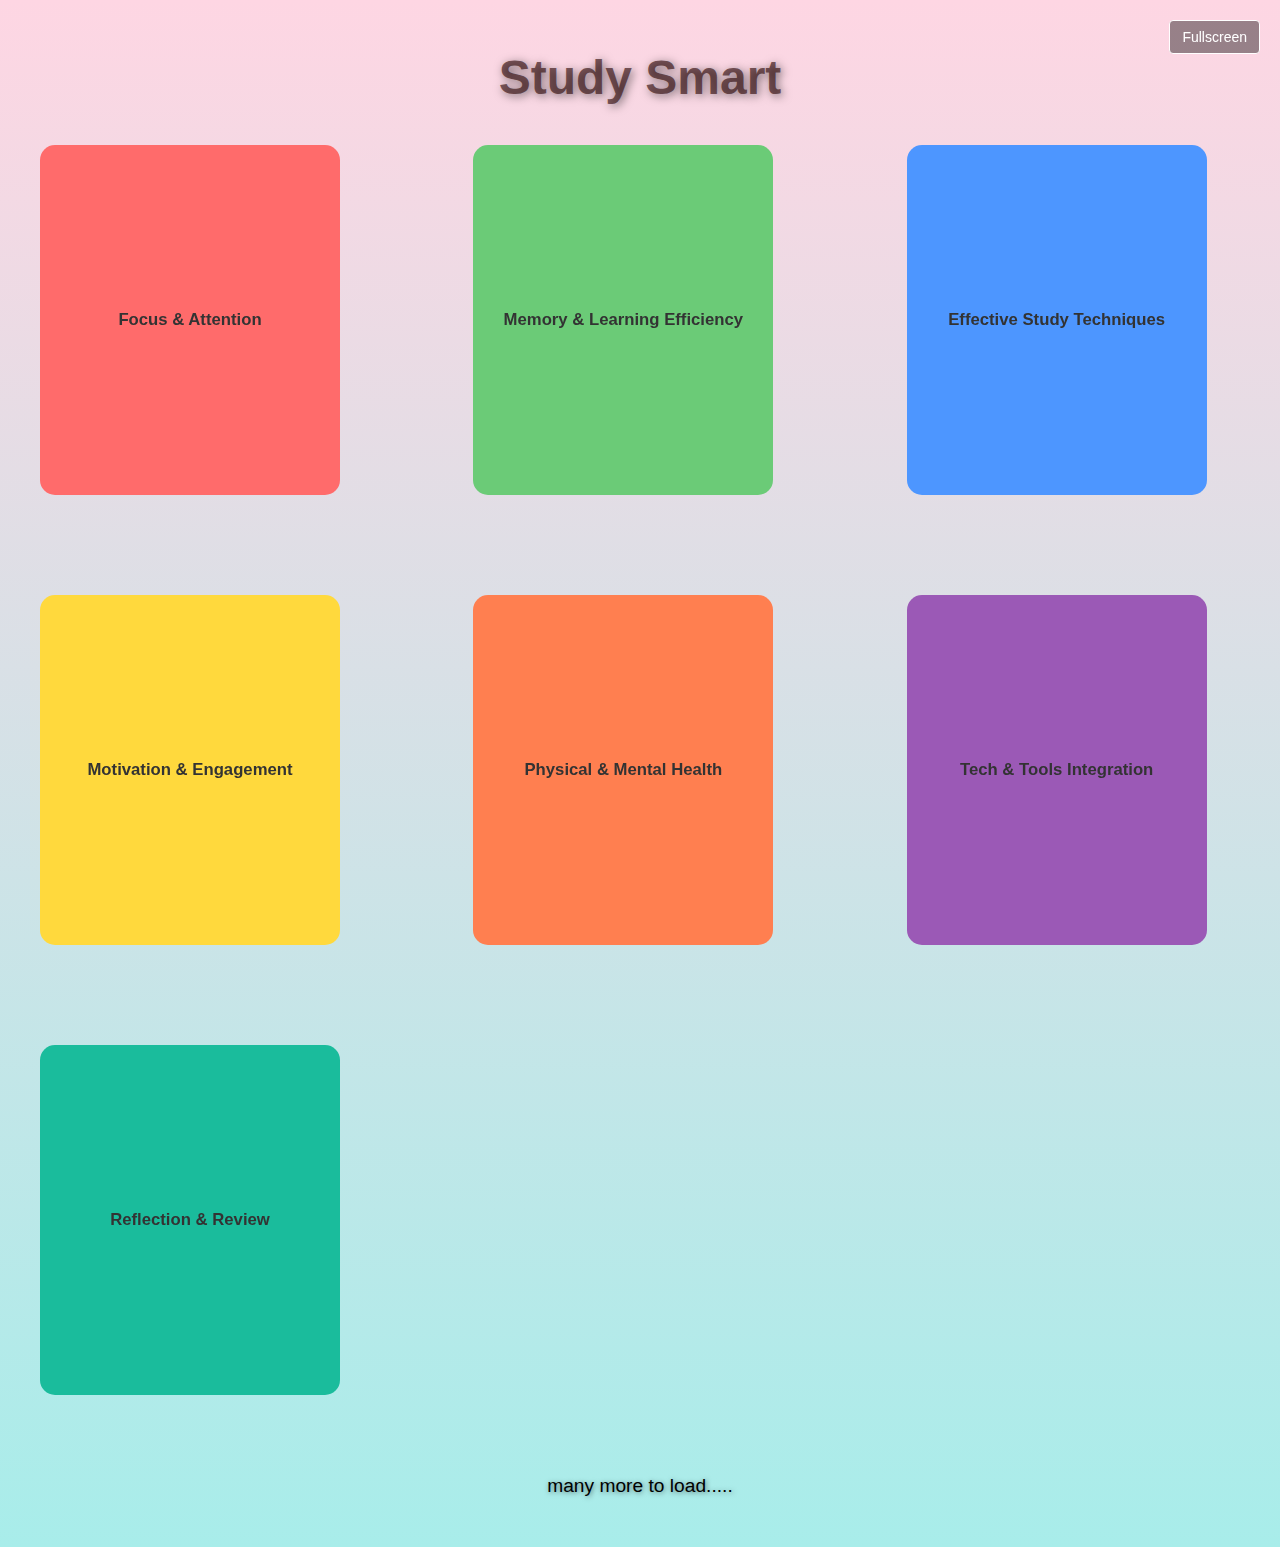
<file: study-smart.html>
<!DOCTYPE html>
<html lang="en">
<head>
<meta charset="UTF-8">
<meta name="viewport" content="width=device-width, initial-scale=1.0">
<title>Study Smart</title>
<style>
    * {
        box-sizing: border-box;
        margin: 0;
        padding: 0;
        font-family: 'Arial', sans-serif;
    }

    body {
        background-image: linear-gradient(to top, #a8edea 0%, #fed6e3 100%);
        background-size: cover;
        display: flex;
        flex-direction: column;
        align-items: center;
        min-height: 100vh;
        padding: 50px 20px;
        color: #333;
    }
    

    h1 {
        font-size: 3em;
        margin-bottom: 40px;
        color: #2802029d;
        text-align: center;
        text-shadow: 2px 2px 10px rgba(0,0,0,0.5);
    }

    .card-container {
    display: grid;
    grid-template-columns: repeat(auto-fit, minmax(280px, 1fr));
    gap: 100px;
    width: 100%;
    max-width: 1200px;
    margin-bottom: 40px;

    }
    

    .card {
        perspective: 1200px;
    }

    .card-inner {
        position: relative;
        width: 100%;
        max-width: 300px;
        height: 350px;
        text-align: left;
        transition: transform 0.8s cubic-bezier(0.68, -0.55, 0.27, 1.55), box-shadow 0.3s;
        transform-style: preserve-3d;
        cursor: pointer;
    }

 .card:hover .card-inner {
    transform: rotateY(180deg) scale(1.09) rotateX(4deg);
    box-shadow: 0 20px 40px rgba(0,0,0,0.5);
    transition: transform 0.7s cubic-bezier(0.68, -0.6, 0.32, 1.6), box-shadow 0.5s ease;
}






    .card-front, .card-back {
        position: absolute;
        width: 100%;
        height: 100%;
        backface-visibility: hidden;
        display: flex;
        flex-direction: column;
        justify-content: center;
        align-items: center;
        border-radius: 15px;
        padding: 20px;
        font-size: 0.95em;
        overflow-y: auto;
    }

    .card-front a {
        color: inherit;
        text-decoration: none;
        font-size: 1.1em;
        font-weight: bold;
    }

    .card-front a:hover {
        text-decoration: underline;
    }

    .card.red .card-front { background-color: #FF6B6B; }
    .card.green .card-front { background-color: #6BCB77; }
    .card.blue .card-front { background-color: #4D96FF; }
    .card.yellow .card-front { background-color: #FFD93D; color: #333; }
    .card.orange .card-front { background-color: #FF7F50; }
    .card.purple .card-front { background-color: #9B59B6; }
    .card.teal .card-front { background-color: #1ABC9C; }

    .card-back {
        background-color: rgba(255, 255, 255, 0.95);
        color: #333;
        font-weight: normal;
        transform: rotateY(180deg) rotateX(10deg);
        box-shadow: 0 8px 20px rgba(0,0,0,0.2);
        overflow-y: auto;
    }

    footer {
        margin-top: 40px;
        font-size: 1.2em;
        color: black;
        text-shadow: 1px 1px 5px rgba(0,0,0,0.5);
    }

    @media (max-width: 992px) {
        .card-container {
            grid-template-columns: repeat(2, 1fr);
        }
    }

    @media (max-width: 600px) {
        h1 {
            font-size: 2em;
        }
        .card-container {
            grid-template-columns: 1fr;
        }
    }
    .fullscreen-btn {
      position: fixed;
      top: 20px;
      right: 20px;
      padding: 8px 12px;
      background: rgba(0, 0, 0, 0.4);
      border: 1px solid white;
      border-radius: 4px;
      color: white;
      cursor: pointer;
      font-size: 14px;
      z-index: 1000;
      transition: background 0.3s;
    }

    .fullscreen-btn:hover {
      background: rgba(0, 0, 0, 0.6);
    }
</style>
</head>
<body>
<h1>Study Smart</h1>
<div class="card-container">
    <div class="card red" onclick="flipCard(this)">
        <div class="card-inner">
            <div class="card-front"><a href="#">Focus & Attention</a></div>
            <div class="card-back">
                Time-Blocking: Allocate specific hours for studying different subjects.<br><br>
                Single-Tasking: Avoid multitasking; focus on one task at a time.<br><br>
                Digital Detox: Turn off notifications and use apps that block distractions.<br><br>
                Mindfulness/Meditation: 5–10 minutes of mindfulness improves concentration and reduces stress.
            </div>
        </div>
    </div>

    <div class="card green" onclick="flipCard(this)">
        <div class="card-inner">
            <div class="card-front"><a href="#">Memory & Learning Efficiency</a></div>
            <div class="card-back">
                Spaced Repetition: Review material multiple times over increasing intervals (use apps like Anki or Quizlet).<br><br>
                Active Recall: Practice recalling information from memory rather than just rereading notes.<br><br>
                Visualization: Turn information into charts, diagrams, or mental images.<br><br>
                Association: Link new information to something you already know.<br><br>
                Chunking: Break complex information into smaller, manageable pieces.
            </div>
        </div>
    </div>

    <div class="card blue" onclick="flipCard(this)">
        <div class="card-inner">
            <div class="card-front"><a href="#">Effective Study Techniques</a></div>
            <div class="card-back">
                Pomodoro or Ultradian Rhythm: Study 25–50 minutes, then take 5–10 minute breaks.<br><br>
                Interleaving: Alternate between subjects or types of problems.<br><br>
                Feynman Technique: Teach a concept to someone else or yourself in simple terms.<br><br>
                Note-Making, Not Note-Taking: Summarize in your own words and highlight key points.
            </div>
        </div>
    </div>

    <div class="card yellow" onclick="flipCard(this)">
        <div class="card-inner">
            <div class="card-front"><a href="#">Motivation & Engagement</a></div>
            <div class="card-back">
                Gamification: Reward yourself for completing tasks (points, badges, streaks).<br><br>
                Variety: Mix different subjects and activities to avoid monotony.<br><br>
                Goal Setting: Daily, weekly, and monthly goals with visible progress tracking.<br><br>
                Positive Reinforcement: Celebrate small wins to build momentum.
            </div>
        </div>
    </div>

    <div class="card orange" onclick="flipCard(this)">
        <div class="card-inner">
            <div class="card-front"><a href="#">Physical & Mental Health</a></div>
            <div class="card-back">
                Sleep: 7–9 hours for memory consolidation and brain recovery.<br><br>
                Nutrition: Eat brain-boosting foods like nuts, berries, eggs, and fish.<br><br>
                Hydration: Even mild dehydration can reduce focus.<br><br>
                Exercise: Increases blood flow to the brain, improving memory and cognition.<br><br>
                Breaks & Relaxation: Short walks, stretching, or breathing exercises during study breaks.
            </div>
        </div>
    </div>

    <div class="card purple" onclick="flipCard(this)">
        <div class="card-inner">
            <div class="card-front"><a href="#">Tech & Tools Integration</a></div>
            <div class="card-back">
                Productivity Apps: Notion, Todoist, Trello for planning tasks.<br><br>
                Learning Apps: Khan Academy, Coursera, Duolingo, YouTube educational channels.<br><br>
                Mind Mapping: Miro, MindMeister for organizing ideas visually.<br><br>
                Flashcards: Spaced repetition apps to strengthen memory.<br><br>
                AI Assistance: ChatGPT or AI tutors to explain concepts quickly.
            </div>
        </div>
    </div>

    <div class="card teal" onclick="flipCard(this)">
        <div class="card-inner">
            <div class="card-front"><a href="#">Reflection & Review</a></div>
            <div class="card-back">
                Daily Review: Spend 5–10 minutes at the end of the day reviewing what you learned.<br><br>
                Weekly Review: Evaluate progress, challenges, and adjust your study plan.<br><br>
                Error Analysis: Understand mistakes in practice and exams to avoid repeating them.
            </div>
        </div>
    </div>
</div>
  <button class="fullscreen-btn" id="fsBtn">Fullscreen</button>


<footer>many more to load.....</footer>

<script>
    function flipCard(card) {
        const inner = card.querySelector('.card-inner');
        inner.style.transform = inner.style.transform === 'rotateY(180deg) rotateX(10deg)' 
                                ? 'rotateY(0deg) rotateX(0deg)' 
                                : 'rotateY(180deg) rotateX(10deg)';
    }
    const fsBtn = document.getElementById("fsBtn");

    fsBtn.addEventListener("click", () => {
      if (!document.fullscreenElement && !document.webkitFullscreenElement && !document.msFullscreenElement) {
        if (document.documentElement.requestFullscreen) {
          document.documentElement.requestFullscreen();
        } else if (document.documentElement.webkitRequestFullscreen) {
          document.documentElement.webkitRequestFullscreen();
        } else if (document.documentElement.msRequestFullscreen) {
          document.documentElement.msRequestFullscreen();
        }
        fsBtn.textContent = "Exit";
      } else {
        if (document.exitFullscreen) {
          document.exitFullscreen();
        } else if (document.webkitExitFullscreen) {
          document.webkitExitFullscreen();
        } else if (document.msExitFullscreen) {
          document.msExitFullscreen();
        }
        fsBtn.textContent = "Fullscreen";
      }
    });

    document.addEventListener("fullscreenchange", () => {
      if (document.fullscreenElement) {
        fsBtn.textContent = "Exit";
      } else {
        fsBtn.textContent = "Fullscreen";
      }
    });
    document.addEventListener("webkitfullscreenchange", () => {
      if (document.webkitFullscreenElement) {
        fsBtn.textContent = "Exit";
      } else {
        fsBtn.textContent = "Fullscreen";
      }
    });
    document.addEventListener("msfullscreenchange", () => {
      if (document.msFullscreenElement) {
        fsBtn.textContent = "Exit";
      } else {
        fsBtn.textContent = "Fullscreen";
      }
    });
</script>
</body>
</html>
</file>
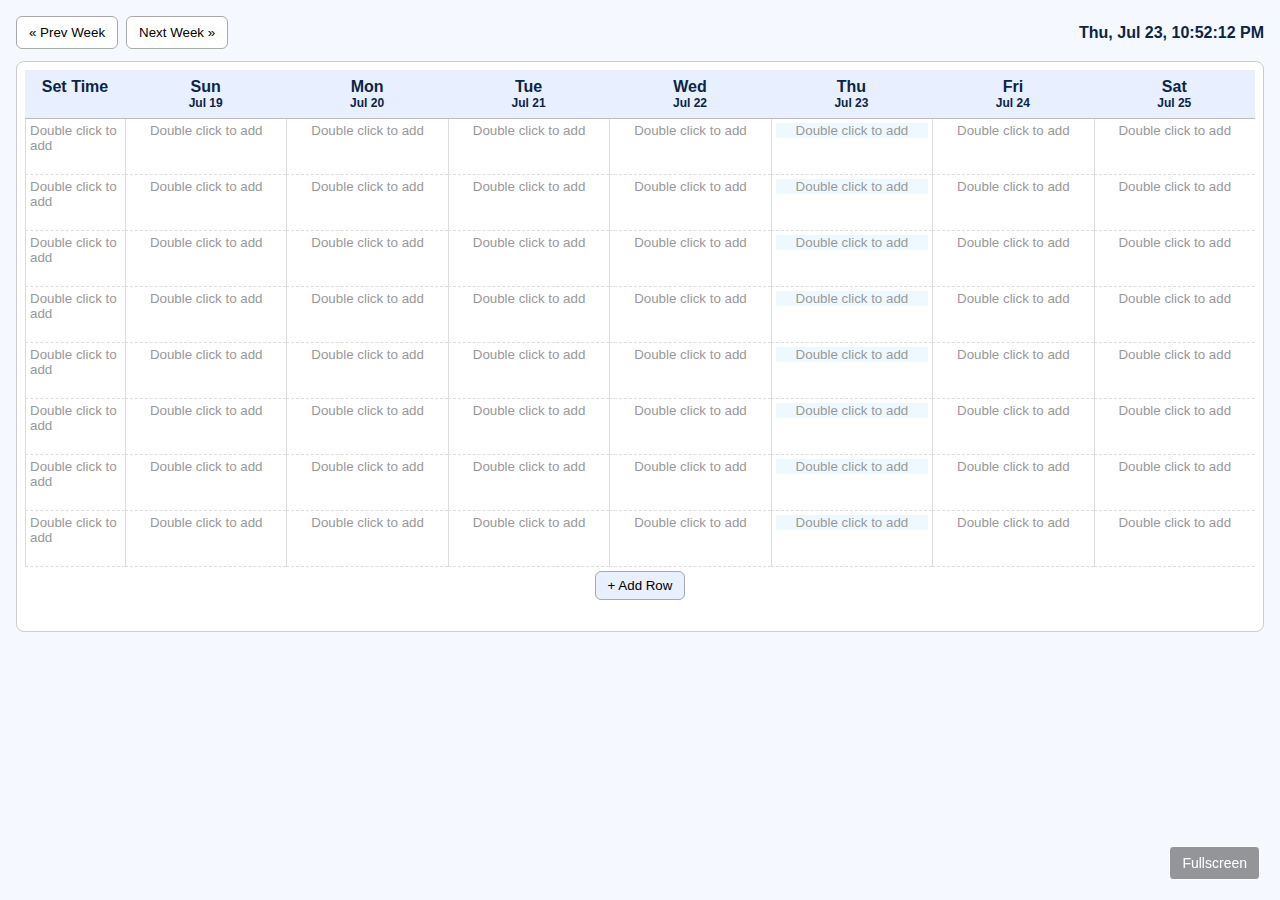
<file: time-table.html>
<!DOCTYPE html>
<html lang="en">
<head>
  <meta charset="utf-8" />
  <meta name="viewport" content="width=device-width,initial-scale=1" />
  <title>Time Table</title>
  <style>
    :root {
      --cell-height: 56px;
    }
    body {
      margin: 0; padding: 16px;
      font-family: Arial, sans-serif;
      background: #f5f8ff;
      color: #0b2545;
    }
    header {
      display: flex;
      justify-content: space-between;
      align-items: center;
      margin-bottom: 12px;
    }
    .nav-buttons {
      display: flex;
      gap: 8px;
    }
    button {
      padding: 8px 12px;
      border: 1px solid #aaa;
      background: #fff;
      border-radius: 6px;
      cursor: pointer;
    }
    .clock {
      font-weight: 700;
    }
    .container {
      display: flex;
      gap: 12px;
    }
    .time-col {
      display: none;
      width: 70px;
    }
    .grid-wrap {
      flex: 1;
      overflow: auto;
      border: 1px solid #ccc;
      background: #fff;
      border-radius: 8px;
      padding: 8px;
    }
    .week-grid {
      display: grid;
      grid-template-columns: 100px repeat(7, 1fr);
      min-width: calc(100px + 7 * 100px);
    }
    .head {
      position: sticky;
      top: 0;
      background: #e8efff;
      padding: 8px;
      font-weight: 600;
      border-bottom: 1px solid #bbb;
      text-align: center;
    }
    .slot {
      min-height: var(--cell-height);
      border-bottom: 1px dashed #ddd;
      padding: 4px;
      box-sizing: border-box;
    }
    .day-col {
      border-left: 1px solid #ddd;
    }
    .cell {
      cursor: pointer;
      display: flex;
      align-items: center;
      justify-content: center;
    }
    .cell.empty {
      color: #999;
    }
    .today {
      background: #eef8ff;
    }
    .modal, .modal-time {
      position: fixed;
      inset: 0;
      background: rgba(0, 0, 0, 0.4);
      display: flex;
      align-items: center;
      justify-content: center;
      opacity: 0;
      pointer-events: none;
      transition: 0.2s;
    }
    .modal.show, .modal-time.show {
      opacity: 1;
      pointer-events: auto;
    }
    .modal-card, .modal-time-card {
      background: #fff;
      padding: 16px;
      border-radius: 8px;
      max-width: 400px;
      width: 100%;
    }
    input, textarea, select {
      width: 100%;
      padding: 8px;
      border: 1px solid #aaa;
      border-radius: 6px;
      box-sizing: border-box;
    }
    .time-inputs {
      display: flex;
      gap: 8px;
    }
    .time-inputs input {
      flex: 1;
    }
    .time-display {
      font-weight: bold;
      font-size: 14px;
    }
.fullscreen-btn {
  position: fixed;
  bottom: 20px;       
  right: 20px;        
  padding: 8px 12px;
  background: rgba(0, 0, 0, 0.4);
  border: 1px solid white;
  border-radius: 4px;
  color: white;
  cursor: pointer;
  font-size: 14px;
  z-index: 1000;
  transition: background 0.3s;
}

.fullscreen-btn:hover {
  background: rgba(0, 0, 0, 0.6);
}


    .fullscreen-btn:hover {
      background: rgba(0, 0, 0, 0.6);
    }
  </style>
</head>
<body>
  <header>
    <div class="nav-buttons">
      <button id="prevWeek">« Prev Week</button>
      <button id="nextWeek">Next Week »</button>
    </div>
    <div class="clock" id="clock">--:--:--</div>
  </header>

  <div class="container">
    <div class="time-col" aria-hidden="true"></div>
    <div class="grid-wrap">
      <div class="week-grid" id="timetableGrid"></div>
    </div>
  </div>

  <div class="modal" id="modal">
    <div class="modal-card">
      <h3 id="modalTitle">Edit</h3>
      <div>
        <input id="eventTitle" placeholder="Title" />
      </div>
      <div style="margin-top:8px;">
        <textarea id="eventNote" rows="3" placeholder="Note / location"></textarea>
      </div>
      <div style="margin-top:8px;">
        <select id="eventColor">
          <option value="">Default</option>
          <option value="#ffd1a9">Peach</option>
          <option value="#c7f3ff">Sky</option>
          <option value="#d7ffd9">Mint</option>
        </select>
      </div>
      <div style="margin-top:12px; display:flex; justify-content:flex-end; gap:8px;">
        <button id="btnDelete">Delete</button>
        <button id="btnCancel">Cancel</button>
        <button id="btnSave">Save</button>
      </div>
    </div>
  </div>

  <div class="modal-time" id="modalTime">
    <div class="modal-time-card">
      <h3 id="modalTimeTitle">Set Time</h3>
      <div class="time-inputs">
        <div>
          <label for="timeFrom">From:</label>
          <input id="timeFrom" type="time" />
        </div>
        <div>
          <label for="timeTo">To:</label>
          <input id="timeTo" type="time" />
        </div>
      </div>
      <div style="margin-top:12px; display:flex; justify-content:flex-end; gap:8px;">
        <button id="btnTimeCancel">Cancel</button>
        <button id="btnTimeSave">Save</button>
      </div>
    </div>
  </div>
    <button class="fullscreen-btn" id="fsBtn">Fullscreen</button>


  <script>
    const START_ROW_COUNT = 8;
    const STORAGE_KEY = 'timetableEventsFull';
    const STORAGE_TIME_KEY = 'timetableRowTimes';

    const clockEl = document.getElementById('clock');
    const prevWeekBtn = document.getElementById('prevWeek');
    const nextWeekBtn = document.getElementById('nextWeek');
    const gridEl = document.getElementById('timetableGrid');

    const modal = document.getElementById('modal');
    const eventTitle = document.getElementById('eventTitle');
    const eventNote = document.getElementById('eventNote');
    const eventColor = document.getElementById('eventColor');
    const btnSave = document.getElementById('btnSave');
    const btnCancel = document.getElementById('btnCancel');
    const btnDelete = document.getElementById('btnDelete');
    const modalTitle = document.getElementById('modalTitle');

    const modalTime = document.getElementById('modalTime');
    const modalTimeTitle = document.getElementById('modalTimeTitle');
    const timeFromInput = document.getElementById('timeFrom');
    const timeToInput = document.getElementById('timeTo');
    const btnTimeSave = document.getElementById('btnTimeSave');
    const btnTimeCancel = document.getElementById('btnTimeCancel');

    let events = loadEvents();
    let rowTimes = loadRowTimes();
    let visibleWeekStart = getStartOfWeek(new Date());
    let editing = null;
    let editingTime = null;

    function getStartOfWeek(date) {
      const d = new Date(date);
      const day = d.getDay();
      d.setDate(d.getDate() - day);
      d.setHours(0,0,0,0);
      return d;
    }
    function addDays(date, n) {
      const d = new Date(date);
      d.setDate(d.getDate() + n);
      return d;
    }
    function formatDate(d) {
      return d.toISOString().slice(0,10);
    }

    function loadEvents() {
      try {
        return JSON.parse(localStorage.getItem(STORAGE_KEY)) || {};
      } catch (e) {
        return {};
      }
    }
    function saveEvents() {
      localStorage.setItem(STORAGE_KEY, JSON.stringify(events));
    }

    function loadRowTimes() {
      try {
        return JSON.parse(localStorage.getItem(STORAGE_TIME_KEY)) || {};
      } catch (e) {
        return {};
      }
    }
    function saveRowTimes() {
      localStorage.setItem(STORAGE_TIME_KEY, JSON.stringify(rowTimes));
    }

    function to12Hour(time24) {
      if (!time24) return '';
      const [hStr, mStr] = time24.split(':');
      let h = parseInt(hStr, 10);
      const m = mStr;
      const ampm = h >= 12 ? 'PM' : 'AM';
      h = h % 12;
      if (h === 0) h = 12;
      return `${h}:${m} ${ampm}`;
    }

    function buildGrid() {
      gridEl.innerHTML = '';

      // Header
      const headSet = document.createElement('div');
      headSet.className = 'head';
      headSet.textContent = 'Set Time';
      gridEl.appendChild(headSet);
      for (let i = 0; i < 7; i++) {
        const d = addDays(visibleWeekStart, i);
        const hd = document.createElement('div');
        hd.className = 'head';
        const dayName = d.toLocaleString(undefined, { weekday: 'short' });
        const datePart = d.toLocaleString(undefined, { month: 'short', day: 'numeric' });
        hd.innerHTML = `<div>${dayName}</div><div style="font-size:12px">${datePart}</div>`;
        gridEl.appendChild(hd);
      }

      for (let r = 0; r < START_ROW_COUNT; r++) {
        addRowCells(r);
      }

      const addRowDiv = document.createElement('div');
      addRowDiv.className = 'slot';
      addRowDiv.style.gridColumn = '1 / span 8';
      addRowDiv.style.textAlign = 'center';
      addRowDiv.style.borderBottom = 'none';
      addRowDiv.innerHTML = `<button id="addRowBtn" style="padding:6px 12px;border:1px solid #aaa;border-radius:6px;background:#e8efff;cursor:pointer;">+ Add Row</button>`;
      gridEl.appendChild(addRowDiv);

      document.getElementById('addRowBtn').addEventListener('click', () => {
        const current = countDataRows();
        addRowCells(current);
        gridEl.appendChild(addRowDiv);
      });
    }

    function countDataRows() {
      const rows = new Set();
      gridEl.querySelectorAll('.cell').forEach(c => {
        if (c.dataset.row != null) {
          rows.add(c.dataset.row);
        }
      });
      return rows.size;
    }

    function addRowCells(rowIndex) {
      const slotFirst = document.createElement('div');
      slotFirst.className = 'slot day-col';
      const cellFirst = document.createElement('div');
      cellFirst.className = 'cell empty';
      cellFirst.dataset.row = rowIndex;
      cellFirst.dataset.isTimeCell = 'true';
      cellFirst.innerHTML = `<small>Double click to add</small>`;
      cellFirst.addEventListener('dblclick', () => openTimeEditor(rowIndex));
      slotFirst.appendChild(cellFirst);
      gridEl.appendChild(slotFirst);

      for (let i = 0; i < 7; i++) {
        const wrap = document.createElement('div');
        wrap.className = 'slot day-col';
        const cell = document.createElement('div');
        cell.className = 'cell empty';
        const d = addDays(visibleWeekStart, i);
        cell.dataset.date = formatDate(d);
        cell.dataset.row = rowIndex;
        cell.addEventListener('dblclick', () => openEditor(d, rowIndex));
        cell.innerHTML = `<small>Double click to add</small>`;
        wrap.appendChild(cell);
        gridEl.appendChild(wrap);
      }
    }

    function renderGrid() {
      document.querySelectorAll('.cell').forEach(cell => {
        const isTimeCell = cell.dataset.isTimeCell === 'true';
        if (isTimeCell) {
          const row = cell.dataset.row;
          const tm = rowTimes[row];
          if (tm && tm.from && tm.to) {
            cell.classList.remove('empty');
            cell.innerHTML = `<span class="time-display">${to12Hour(tm.from)} — ${to12Hour(tm.to)}</span>`;
          } else {
            cell.classList.add('empty');
            cell.innerHTML = `<small>Double click to add</small>`;
          }
        } else {
          const key = `${cell.dataset.date} ${cell.dataset.row}`;
          const ev = events[key];
          if (ev) {
            cell.classList.remove('empty');
            cell.innerHTML = `<div style="font-weight:600">${escapeHtml(ev.title)}</div>
                              <div style="font-size:12px;color:#556">${escapeHtml(ev.note || '')}</div>`;
            if (ev.color) cell.style.background = ev.color;
            else cell.style.background = '';
          } else {
            cell.classList.add('empty');
            cell.innerHTML = `<small>Double click to add</small>`;
            cell.style.background = '';
          }
        }
      });
      highlightToday();
    }

    function escapeHtml(s) {
      return String(s).replace(/[&<>"']/g, c => {
        return ({ '&':'&amp;','<':'&lt;','>':'&gt;','"':'&quot;',"'":'&#39;' }[c] || c);
      });
    }

    function highlightToday() {
      const now = new Date();
      const todayStr = formatDate(now);
      document.querySelectorAll('.cell').forEach(cell => {
        if (cell.dataset.date === todayStr) {
          cell.classList.add('today');
        } else {
          cell.classList.remove('today');
        }
      });
    }

    function openEditor(dateObj, rowIndex) {
      editing = { date: dateObj, row: rowIndex };
      modal.classList.add('show');
      const key = `${formatDate(dateObj)} ${rowIndex}`;
      const ev = events[key] || {};
      eventTitle.value = ev.title || '';
      eventNote.value = ev.note || '';
      eventColor.value = ev.color || '';
      modalTitle.textContent = `Edit — ${dateObj.toDateString()} (Row ${rowIndex + 1})`;
    }
    function closeEditor() {
      editing = null;
      modal.classList.remove('show');
    }

    btnSave.addEventListener('click', () => {
      if (!editing) return;
      const { date, row } = editing;
      const key = `${formatDate(date)} ${row}`;
      const title = eventTitle.value.trim();
      if (!title) {
        delete events[key];
      } else {
        events[key] = {
          title,
          note: eventNote.value.trim(),
          color: eventColor.value || ''
        };
      }
      saveEvents();
      renderGrid();
      closeEditor();
    });
    btnCancel.addEventListener('click', closeEditor);
    btnDelete.addEventListener('click', () => {
      if (!editing) return;
      const { date, row } = editing;
      const key = `${formatDate(date)} ${row}`;
      delete events[key];
      saveEvents();
      renderGrid();
      closeEditor();
    });

    function openTimeEditor(rowIndex) {
      editingTime = rowIndex;
      modalTime.classList.add('show');
      const tm = rowTimes[rowIndex] || {};
      timeFromInput.value = tm.from || '';
      timeToInput.value = tm.to || '';
      modalTimeTitle.textContent = `Set Time for Row ${rowIndex + 1}`;
    }
    function closeTimeEditor() {
      editingTime = null;
      modalTime.classList.remove('show');
    }

    btnTimeSave.addEventListener('click', () => {
      if (editingTime == null) return;
      const from = timeFromInput.value;
      const to = timeToInput.value;
      if (from && to) {
        rowTimes[editingTime] = { from, to };
      } else {
        delete rowTimes[editingTime];
      }
      saveRowTimes();
      renderGrid();
      closeTimeEditor();
    });
    btnTimeCancel.addEventListener('click', closeTimeEditor);

    prevWeekBtn.addEventListener('click', () => {
      visibleWeekStart = addDays(visibleWeekStart, -7);
      buildGrid();
      renderGrid();
    });
    nextWeekBtn.addEventListener('click', () => {
      visibleWeekStart = addDays(visibleWeekStart, +7);
      buildGrid();
      renderGrid();
    });

    function updateClock() {
      const now = new Date();
      clockEl.textContent = now.toLocaleString(undefined, {
        weekday: 'short', month: 'short', day: 'numeric',
        hour: '2-digit', minute: '2-digit', second: '2-digit'
      });
    }

    buildGrid();
    renderGrid();
    updateClock();
    setInterval(updateClock, 1000);

    document.addEventListener('keydown', e => {
      if (e.key === 'Escape') {
        closeEditor();
        closeTimeEditor();
      }
    });
    
    const fsBtn = document.getElementById("fsBtn");

    fsBtn.addEventListener("click", () => {
      if (!document.fullscreenElement && !document.webkitFullscreenElement && !document.msFullscreenElement) {
        if (document.documentElement.requestFullscreen) {
          document.documentElement.requestFullscreen();
        } else if (document.documentElement.webkitRequestFullscreen) {
          document.documentElement.webkitRequestFullscreen();
        } else if (document.documentElement.msRequestFullscreen) {
          document.documentElement.msRequestFullscreen();
        }
        fsBtn.textContent = "Exit";
      } else {
        if (document.exitFullscreen) {
          document.exitFullscreen();
        } else if (document.webkitExitFullscreen) {
          document.webkitExitFullscreen();
        } else if (document.msExitFullscreen) {
          document.msExitFullscreen();
        }
        fsBtn.textContent = "Fullscreen";
      }
    });

    document.addEventListener("fullscreenchange", () => {
      if (document.fullscreenElement) {
        fsBtn.textContent = "Exit";
      } else {
        fsBtn.textContent = "Fullscreen";
      }
    });
    document.addEventListener("webkitfullscreenchange", () => {
      if (document.webkitFullscreenElement) {
        fsBtn.textContent = "Exit";
      } else {
        fsBtn.textContent = "Fullscreen";
      }
    });
    document.addEventListener("msfullscreenchange", () => {
      if (document.msFullscreenElement) {
        fsBtn.textContent = "Exit";
      } else {
        fsBtn.textContent = "Fullscreen";
      }
    });
  </script>
</body>
</html>
</file>
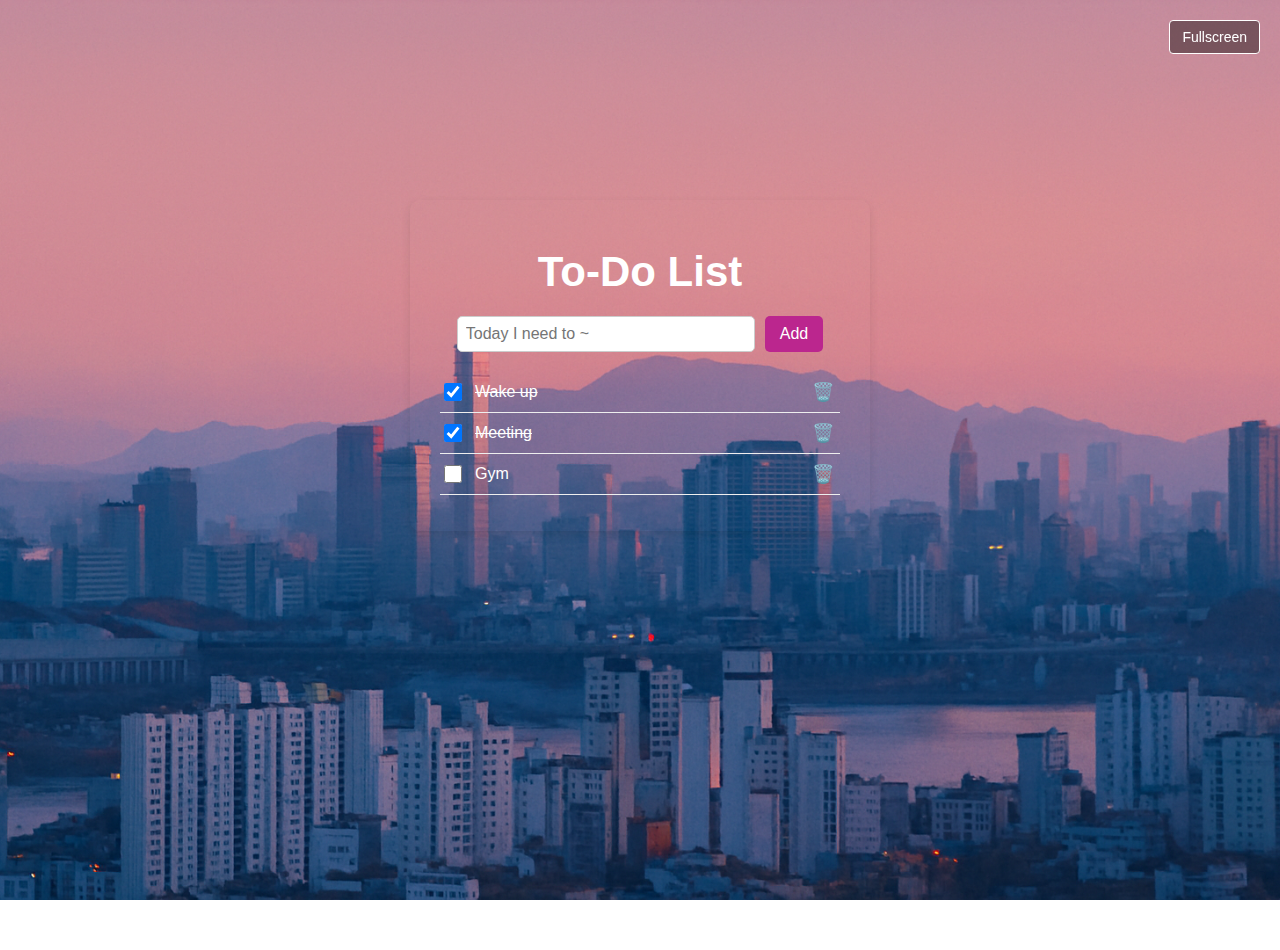
<file: to-do-list.html>
<!DOCTYPE html>
<html lang="en">
<head>
    <meta charset="UTF-8">
    <meta name="viewport" content="width=device-width, initial-scale=1.0">
    <title>To-Do List</title>
    <link rel="stylesheet" href="to-do-list.css">
</head>
<body>
    <div class="todo-container">
        <h1>To-Do List</h1>
        <div class="input-section">
            <input type="text" id="taskInput" placeholder="Today I need to ~">
            <button onclick="addTask()">Add</button>
        </div>
        <ul id="taskList">
            <li>
                <div class="task-left">
                    <input type="checkbox" checked onchange="toggleTask(this)">
                    <span class="completed">Wake up</span>
                </div>
                <button class="delete-btn" onclick="deleteTask(this)">🗑️</button>
            </li>
            <li>
                <div class="task-left">
                    <input type="checkbox" checked onchange="toggleTask(this)">
                    <span class="completed">Meeting</span>
                </div>
                <button class="delete-btn" onclick="deleteTask(this)">🗑️</button>
            </li>
            <li>
                <div class="task-left">
                    <input type="checkbox" onchange="toggleTask(this)">
                    <span>Gym</span>
                </div>
                <button class="delete-btn" onclick="deleteTask(this)">🗑️</button>
            </li>
        </ul>
    </div>
      <button class="fullscreen-btn" id="fsBtn">Fullscreen</button>


    <script src="to-do-list.js"></script>
</body>
</html>
</file>
<file: calendar.css>
body {
	font-family: Arial, sans-serif;
	background: url("dreamy clouds.png");
	margin: 0;
    justify-content: center;
    height: 100vh;          
}

.wrapper {
	max-width: 1100px;
	margin: 15px auto;
}

.container-calendar {
    margin-top: 140px;
    margin-left: 70px;
	background: transparent;
	padding: 15px;
	max-width: 900px;
	overflow: auto;
	box-shadow: 0 4px 8px 0 rgba(0, 0, 0, 0.2);
	display: flex;
	justify-content: space-between;
}

#event-section {
	padding: 10px;
	background: transparent;
	margin: 20px 0;
	border: 2px solid white;
}

.container-calendar #left h1 {
	color: rgb(255, 255, 255);
	text-align: center;
	background-color: transparent;
	margin: 0;
	padding: 10px 0;
}

#event-section h3 {
	color: rgb(12, 13, 12);
	font-size: 18px;
	margin: 0;
}

#event-section input[type="date"],
#event-section input[type="text"] {
	margin: 10px 0;
	padding: 5px;
	width: 80%;
}

#event-section button {
	background: rgb(18, 189, 18);;
	color: white;
	border: 1px solid white;
	padding: 5px 10px;
	cursor: pointer;
}

.event-marker {
	position: relative;
}

.event-marker::after {
	content: '';
	display: block;
	width: 6px;
	height: 6px;
	background-color: red;
	border-radius: 50%;
	position: absolute;
	bottom: 0;
	left: 0;
}

.event-tooltip {
	position: absolute;
	background-color: rgba(234, 232, 232, 0.763);
	color: black;
	padding: 10px;
	border-radius: 4px;
	bottom: 20px;
	left: 50%;
	transform: translateX(-50%);
	display: none;
	transition: all 0.3s;
	box-shadow: 0 2px 4px rgba(0, 0, 0, 0.2);
	z-index: 1;
}

.event-marker:hover .event-tooltip {
	display: block;
}

#reminder-section {
	padding: 10px;
	background: transparent;
	margin: 20px 0;
	border: 2px solid white;
}

#reminder-section h3 {
	color: rgb(0, 0, 0);
	font-size: 18px;
	margin: 0;
}

#reminderList {
	list-style: none;
	padding: 0;
}

#reminderList li {
	margin: 5px 0;
	font-size: 16px;
}

.delete-event {
	background: rgb(237, 19, 19);
	color: white;
	border: none;
	padding: 5px 10px;
	cursor: pointer;
	margin-left: 10px;
	align-items: right;
}


.button-container-calendar button {
	cursor: pointer;
	background: rgb(18, 189, 18);
	color: #fff;
	border: 1px solid green;
	border-radius: 4px;
	padding: 5px 10px;
}

.table-calendar {
	border-collapse: collapse;
	width: 100%;
}

.table-calendar td,
.table-calendar th {
	padding: 5px;
	border: 2px solid white;
	text-align: center;
	vertical-align: top;
}

.date-picker.selected {
	background-color: #f2f2f2;
	font-weight: bold;
	outline: 1px dashed #00BCD4;
}

.date-picker.selected span {
	border-bottom: 2px solid currentColor;
}

.date-picker:nth-child(1) {
	color: red;
}

.date-picker:nth-child(6) {
	color: rgb(94, 244, 8);
}

.date-picker:hover {
	background-color: green;
	color: white;
	cursor: pointer;
}

#monthAndYear {
	text-align: center;
	margin-top: 0;
}

.button-container-calendar {
	position: relative;
	margin-bottom: 1em;
	overflow: hidden;
	clear: both;
}

#previous {
	float: left;
}

#next {
	float: right;
}

.footer-container-calendar {
	margin-top: 1em;
	border-top: 1px solid #dadada;
	padding: 10px 0;
}

.footer-container-calendar select {
	cursor: pointer;
	background: #ffffff;
	color: black;
	border: 2px solid white;
	border-radius: 3px;
	padding: 5px 1em;
}
    .fullscreen-btn {
      position: fixed;
      top: 20px;
      right: 20px;
      padding: 8px 12px;
      background: rgba(0, 0, 0, 0.4);
      border: 1px solid white;
      border-radius: 4px;
      color: white;
      cursor: pointer;
      font-size: 14px;
      z-index: 1000;
      transition: background 0.3s;
    }

    .fullscreen-btn:hover {
      background: rgba(0, 0, 0, 0.6);
    }
</file>
<file: to-do-list.css>
body {
            font-family: Arial, sans-serif;
            background-image: url('seoulpic.png');
            background-size: cover;
            background-position: center;
            background-attachment: fixed;
            height: 100vh;
            margin: 0;
            display: flex;
            justify-content: center;
            align-items: flex-start;
            padding-top: 50px;
        }

        .todo-container {
            background-color: transparent;
            padding: 20px 30px;
            border-radius: 10px;
            box-shadow: 0 4px 10px rgba(0,0,0,0.1);
            width: 400px;
            margin-top: 150px;
        
        }

        h1 {
            text-align: center;
            margin-bottom: 20px;
            color: rgb(255, 255, 255);
            font-size: 42px;
        }

        .input-section {
            display: flex;
            justify-content: center;
            margin-bottom: 20px;
        }

        .input-section input {
            width: 70%;
            padding: 8px;
            font-size: 16px;
            border-radius: 5px;
            border: 1px solid #ccc;
        }

        .input-section button {
            padding: 8px 15px;
            margin-left: 10px;
            font-size: 16px;
            border-radius: 5px;
            border: none;
            background-color: #bb268e;
            color: white;
            cursor: pointer;
        }

        ul {
            list-style: none;
            padding: 0;
        }

        li {
            display: flex;
            justify-content: space-between;
            align-items: center;
            padding: 8px 0;
            border-bottom: 1px solid #eee;
        }

        .task-left {
            display: flex;
            align-items: center;
            gap: 10px;
            color: white;
        }

        .task-left input[type="checkbox"] {
            width: 18px;
            height: 18px;
            cursor: pointer;
        }

        .task-left span.completed {
            text-decoration: line-through;
            color: white;
        }

        .delete-btn {
            background-color: transparent;
            border: none;
            cursor: pointer;
            font-size: 18px;
            color: red;
        }
    .fullscreen-btn {
      position: fixed;
      top: 20px;
      right: 20px;
      padding: 8px 12px;
      background: rgba(0, 0, 0, 0.4);
      border: 1px solid white;
      border-radius: 4px;
      color: white;
      cursor: pointer;
      font-size: 14px;
      z-index: 1000;
      transition: background 0.3s;
    }

    .fullscreen-btn:hover {
      background: rgba(0, 0, 0, 0.6);
    }
</file>
